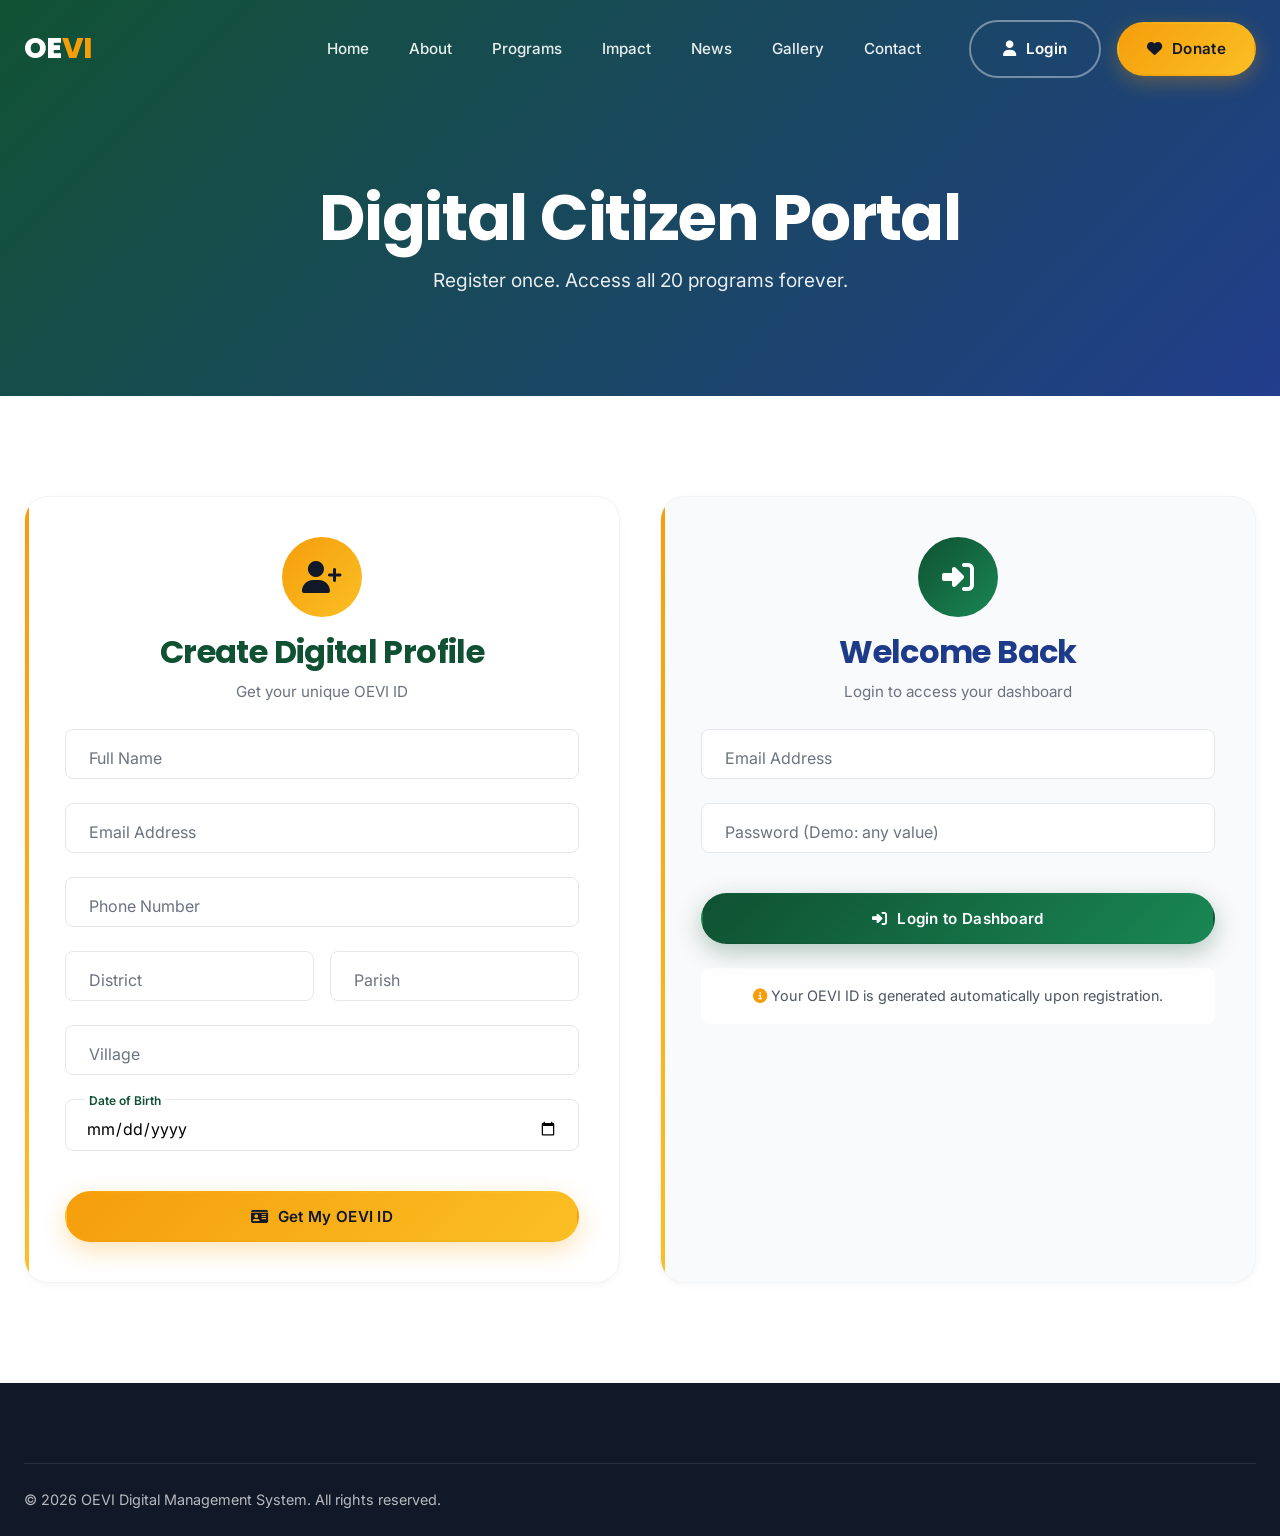
<file: apply.html>
<!DOCTYPE html>
<html lang="en">
<head>
  <meta charset="UTF-8" />
  <meta name="viewport" content="width=device-width, initial-scale=1.0" />
  <title>Apply — OEVI</title>
  <link rel="preconnect" href="https://fonts.googleapis.com" />
  <link href="https://fonts.googleapis.com/css2?family=Inter:wght@300;400;500;600;700&family=Poppins:wght@600;700;800&display=swap" rel="stylesheet" />
  <link rel="stylesheet" href="https://cdnjs.cloudflare.com/ajax/libs/font-awesome/6.5.0/css/all.min.css" />
  <link rel="stylesheet" href="assets/css/style.css" />
  <link rel="stylesheet" href="assets/css/animations.css" />
  <link rel="stylesheet" href="assets/css/responsive.css" />
  <style>
    .step-container { display: none; }
    .step-container.active { display: block; animation: fadeIn 0.5s; }
  </style>
</head>
<body>

  <!-- UNIFIED HEADER -->
  <header class="site-header scrolled" id="siteHeader">
    <div class="container">
      <nav class="navbar">
        <a href="index.html" class="logo">OE<span>VI</span></a>
        <button class="nav-toggle" id="navToggle"><span></span><span></span><span></span></button>
        <div class="nav-menu" id="navMenu">
          <ul class="nav-list">
            <li><a href="index.html" class="nav-link">Home</a></li>
            <li><a href="about.html" class="nav-link">About</a></li>
            <li><a href="programs.html" class="nav-link">Programs</a></li>
            <li><a href="impact.html" class="nav-link">Impact</a></li>
            <li><a href="news.html" class="nav-link">News</a></li>
            <li><a href="gallery.html" class="nav-link">Gallery</a></li>
            <li><a href="contact.html" class="nav-link">Contact</a></li>
          </ul>
          <div class="nav-actions">
            <a href="dashboard.html" class="btn btn-outline-light"><i class="fas fa-arrow-left"></i> Dashboard</a>
            <a href="donate.html" class="btn btn-donate"><i class="fas fa-heart"></i> Donate</a>
          </div>
        </div>
      </nav>
    </div>
  </header>

  <!-- HERO -->
  <section class="page-hero" style="--hero-bg: url('https://images.unsplash.com/photo-1521737604893-d14cc237f11d?w=1920&q=80');">
    <div class="container text-center">
      <h1 style="color:var(--white);">Program Application</h1>
      <p class="lead" style="margin:0 auto;">Auto-filled from your OEVI Digital Profile.</p>
    </div>
  </section>

  <!-- WIZARD -->
  <section class="section">
    <div class="container" style="max-width:800px;">
      
      <div class="stepper">
        <div class="step active" data-step="1"><div class="step-circle">1</div><div class="step-label">Personal</div></div>
        <div class="step" data-step="2"><div class="step-circle">2</div><div class="step-label">Program</div></div>
        <div class="step" data-step="3"><div class="step-circle">3</div><div class="step-label">Review</div></div>
      </div>

      <form id="applicationForm">
        
        <!-- Step 1 -->
        <div class="step-container active" data-step="1">
          <div class="impact-card p-4">
            <div class="text-center mb-4">
              <div style="width:80px; height:80px; background:var(--gradient-primary); border-radius:50%; display:flex; align-items:center; justify-content:center; margin:0 auto 1rem; font-size:2rem; color:var(--white);">
                <i class="fas fa-user-check"></i>
              </div>
              <h4 style="color:var(--primary); margin:0;">Identity Verification</h4>
              <p style="color:var(--gray-500); margin:0.5rem 0 0;">Your information is auto-filled from your profile.</p>
            </div>
            
            <div class="row g-3">
              <div class="col-6"><div class="form-floating-custom"><input type="text" id="appOEVI_ID" class="form-disabled" readonly /><label>OEVI ID</label></div></div>
              <div class="col-6"><div class="form-floating-custom"><input type="text" id="appName" class="form-disabled" readonly /><label>Full Name</label></div></div>
              <div class="col-6"><div class="form-floating-custom"><input type="text" id="appDistrict" class="form-disabled" readonly /><label>District</label></div></div>
              <div class="col-6"><div class="form-floating-custom"><input type="text" id="appParish" class="form-disabled" readonly /><label>Parish</label></div></div>
              <div class="col-6"><div class="form-floating-custom"><input type="text" id="appVillage" class="form-disabled" readonly /><label>Village</label></div></div>
              <div class="col-6"><div class="form-floating-custom"><input type="text" id="appPhone" class="form-disabled" readonly /><label>Phone</label></div></div>
            </div>
          </div>
          <div class="d-flex justify-content-end mt-4">
            <button type="button" class="btn btn-primary next-step">Next: Choose Program <i class="fas fa-arrow-right"></i></button>
          </div>
        </div>

        <!-- Step 2 -->
        <div class="step-container" data-step="2">
          <div class="impact-card p-4">
            <div class="text-center mb-4">
              <div style="width:80px; height:80px; background:var(--gradient-accent); border-radius:50%; display:flex; align-items:center; justify-content:center; margin:0 auto 1rem; font-size:2rem; color:var(--gray-900);">
                <i class="fas fa-list-alt"></i>
              </div>
              <h4 style="color:var(--primary); margin:0;">Select Program</h4>
              <p style="color:var(--gray-500); margin:0.5rem 0 0;">Choose the program you want to apply for.</p>
            </div>
            
            <div class="form-floating-custom">
              <select id="appProgram" required>
                <option value="">-- Select a Program --</option>
                <option>Agricultural Programs</option>
                <option>Health Programs</option>
                <option>Education and Literacy Programs</option>
                <option>Environmental and Climate Resilient Programs</option>
                <option>Skills and Vocational Training</option>
                <option>Micro-Enterprise and Market Access</option>
                <option>Youth Empowerment Programs</option>
                <option>Women Empowerment Programs</option>
              </select>
              <label>Choose Program</label>
            </div>
          </div>
          <div class="d-flex justify-content-between mt-4">
            <button type="button" class="btn btn-outline-primary prev-step"><i class="fas fa-arrow-left"></i> Back</button>
            <button type="button" class="btn btn-primary next-step">Next: Review <i class="fas fa-arrow-right"></i></button>
          </div>
        </div>

        <!-- Step 3 -->
        <div class="step-container" data-step="3">
          <div class="impact-card p-4 text-center">
            <div style="width:100px; height:100px; background:var(--gray-50); border-radius:50%; display:flex; align-items:center; justify-content:center; margin:0 auto 1.5rem; font-size:2.5rem; color:var(--primary);">
              <i class="fas fa-paper-plane"></i>
            </div>
            <h4 style="color:var(--primary); margin-bottom:0.5rem;">Ready to Submit?</h4>
            <p style="color:var(--gray-500); margin-bottom:1.5rem;">Please review your details before submitting.</p>
            <div id="summary" style="background:var(--gray-50); padding:1.5rem; border-radius:var(--radius-md); text-align:left;"></div>
          </div>
          <div class="d-flex justify-content-between mt-4">
            <button type="button" class="btn btn-outline-primary prev-step"><i class="fas fa-arrow-left"></i> Back</button>
            <button type="submit" class="btn btn-accent">Submit Application <i class="fas fa-check"></i></button>
          </div>
        </div>

      </form>
    </div>
  </section>

  <!-- FOOTER -->
  <footer class="site-footer">
    <div class="container">
      <div class="footer-bottom">
        <p>© 2026 OEVI Digital Management System.</p>
      </div>
    </div>
  </footer>

  <script src="assets/js/main.js"></script>
  <script src="assets/js/app.js"></script>
  <script>
    if (!OEVISystem.db.currentUser) window.location.href = 'auth.html';
    
    const user = OEVISystem.db.currentUser;
    document.getElementById('appOEVI_ID').value = user.id;
    document.getElementById('appName').value = user.name;
    document.getElementById('appDistrict').value = user.district;
    document.getElementById('appParish').value = user.parish;
    document.getElementById('appVillage').value = user.village;
    document.getElementById('appPhone').value = user.phone;

    const steps = document.querySelectorAll('.step-container');
    const navSteps = document.querySelectorAll('.step');
    let currentStep = 1;

    function updateSteps(n) {
      steps.forEach(s => s.classList.remove('active'));
      navSteps.forEach(s => {
        s.classList.remove('active', 'completed');
        if (+s.dataset.step === n) s.classList.add('active');
        if (+s.dataset.step < n) s.classList.add('completed');
      });
      document.querySelector(`.step-container[data-step="${n}"]`).classList.add('active');
      currentStep = n;
    }

    document.querySelectorAll('.next-step').forEach(btn => {
      btn.addEventListener('click', () => {
        if (currentStep === 2) {
          const prog = document.getElementById('appProgram').value;
          if (!prog) { alert("Please select a program."); return; }
        }
        if (currentStep === 1) updateSteps(2);
        else if (currentStep === 2) {
          const prog = document.getElementById('appProgram').value;
          document.getElementById('summary').innerHTML = `
            <div style="margin-bottom:0.75rem;"><strong>Applicant:</strong> ${user.name}</div>
            <div style="margin-bottom:0.75rem;"><strong>OEVI ID:</strong> ${user.id}</div>
            <div style="margin-bottom:0.75rem;"><strong>Program:</strong> ${prog}</div>
            <div style="margin-bottom:0.75rem;"><strong>Location:</strong> ${user.district}, ${user.parish}, ${user.village}</div>
            <div><strong>Phone:</strong> ${user.phone}</div>
          `;
          updateSteps(3);
        }
      });
    });

    document.querySelectorAll('.prev-step').forEach(btn => {
      btn.addEventListener('click', () => updateSteps(currentStep - 1));
    });

    document.getElementById('applicationForm').addEventListener('submit', function(e) {
      e.preventDefault();
      const prog = document.getElementById('appProgram').value;
      OEVISystem.applyForProgram(prog, {});
      alert("Application Submitted Successfully!");
      window.location.href = 'dashboard.html';
    });
  </script>
</body>
</html>
</file>
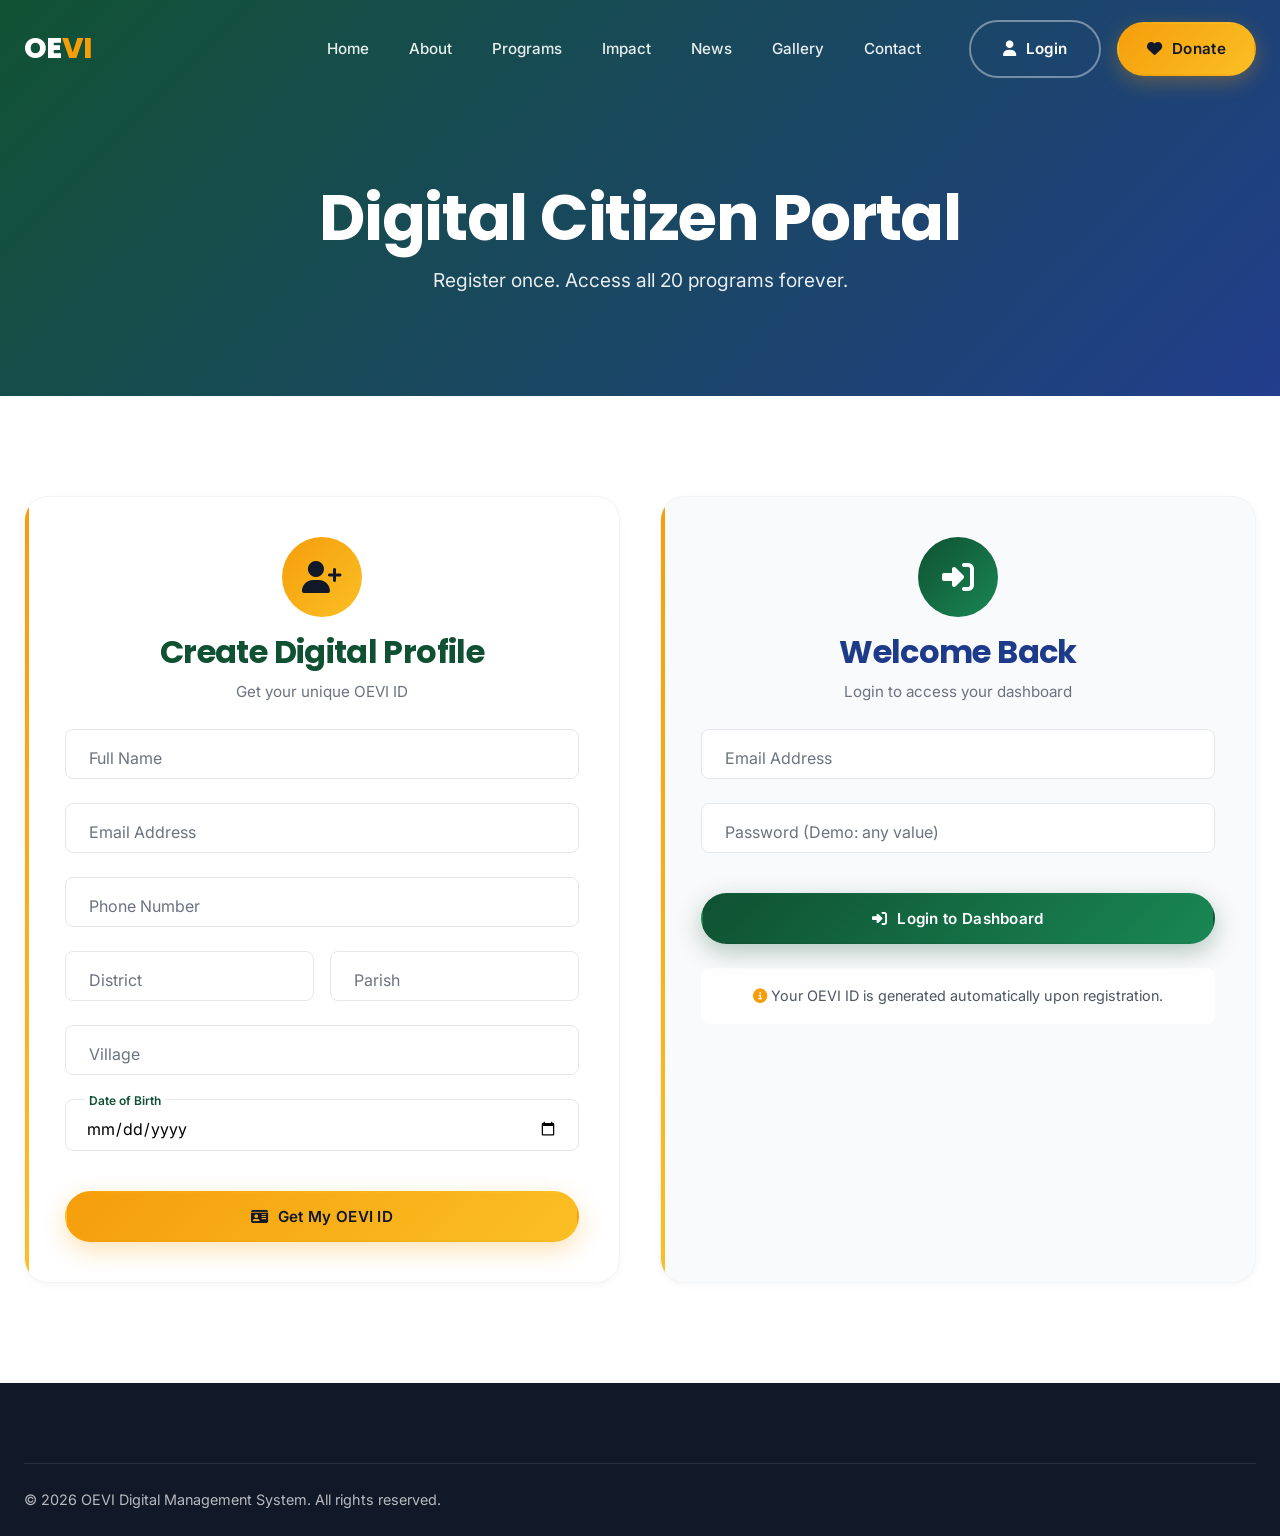
<file: auth.html>
<!DOCTYPE html>
<html lang="en">
<head>
  <meta charset="UTF-8" />
  <meta name="viewport" content="width=device-width, initial-scale=1.0" />
  <title>Login / Register — OEVI</title>
  <link rel="preconnect" href="https://fonts.googleapis.com" />
  <link href="https://fonts.googleapis.com/css2?family=Inter:wght@300;400;500;600;700&family=Poppins:wght@600;700;800&display=swap" rel="stylesheet" />
  <link rel="stylesheet" href="https://cdnjs.cloudflare.com/ajax/libs/font-awesome/6.5.0/css/all.min.css" />
  <link rel="stylesheet" href="assets/css/style.css" />
  <link rel="stylesheet" href="assets/css/animations.css" />
  <link rel="stylesheet" href="assets/css/responsive.css" />
</head>
<body>

  <!-- UNIFIED HEADER -->
  <header class="site-header scrolled" id="siteHeader">
    <div class="container">
      <nav class="navbar">
        <a href="index.html" class="logo">OE<span>VI</span></a>
        <button class="nav-toggle" id="navToggle"><span></span><span></span><span></span></button>
        <div class="nav-menu" id="navMenu">
          <ul class="nav-list">
            <li><a href="index.html" class="nav-link">Home</a></li>
            <li><a href="about.html" class="nav-link">About</a></li>
            <li><a href="programs.html" class="nav-link">Programs</a></li>
            <li><a href="impact.html" class="nav-link">Impact</a></li>
            <li><a href="news.html" class="nav-link">News</a></li>
            <li><a href="gallery.html" class="nav-link">Gallery</a></li>
            <li><a href="contact.html" class="nav-link">Contact</a></li>
          </ul>
          <div class="nav-actions">
            <a href="auth.html" class="btn btn-outline-light"><i class="fas fa-user"></i> Login</a>
            <a href="donate.html" class="btn btn-donate"><i class="fas fa-heart"></i> Donate</a>
          </div>
        </div>
      </nav>
    </div>
  </header>

  <!-- HERO -->
  <section class="page-hero" style="--hero-bg: url('https://images.unsplash.com/photo-1521737604893-d14cc237f11d?w=1920&q=80');">
    <div class="container text-center">
      <h1 style="color:var(--white); margin-bottom:0.5rem;">Digital Citizen Portal</h1>
      <p class="lead" style="margin:0 auto;">Register once. Access all 20 programs forever.</p>
    </div>
  </section>

  <!-- FORMS -->
  <section class="section">
    <div class="container">
      <div class="row g-5">
        
        <!-- Registration -->
        <div class="col-6">
          <div class="impact-card" style="padding:2.5rem;">
            <div class="text-center mb-4">
              <div style="width:80px; height:80px; background:var(--gradient-accent); border-radius:50%; display:flex; align-items:center; justify-content:center; margin:0 auto 1rem; font-size:2rem; color:var(--gray-900);">
                <i class="fas fa-user-plus"></i>
              </div>
              <h3 style="color:var(--primary); margin-bottom:0.5rem;">Create Digital Profile</h3>
              <p style="color:var(--gray-500); margin:0;">Get your unique OEVI ID</p>
            </div>
            
            <form id="regForm">
              <div class="form-floating-custom">
                <input type="text" id="regName" placeholder=" " required />
                <label>Full Name</label>
              </div>
              <div class="form-floating-custom">
                <input type="email" id="regEmail" placeholder=" " required />
                <label>Email Address</label>
              </div>
              <div class="form-floating-custom">
                <input type="tel" id="regPhone" placeholder=" " required />
                <label>Phone Number</label>
              </div>
              <div class="row g-3">
                <div class="col-6"><div class="form-floating-custom"><input type="text" id="regDistrict" placeholder=" " required /><label>District</label></div></div>
                <div class="col-6"><div class="form-floating-custom"><input type="text" id="regParish" placeholder=" " required /><label>Parish</label></div></div>
              </div>
              <div class="form-floating-custom">
                <input type="text" id="regVillage" placeholder=" " required />
                <label>Village</label>
              </div>
              <div class="form-floating-custom">
                <input type="date" id="regDob" placeholder=" " required />
                <label>Date of Birth</label>
              </div>
              <button type="submit" class="btn btn-accent w-100 mt-3" style="padding:14px;">
                <i class="fas fa-id-card"></i> Get My OEVI ID
              </button>
            </form>
          </div>
        </div>

        <!-- Login -->
        <div class="col-6">
          <div class="impact-card" style="padding:2.5rem; background:var(--gray-50);">
            <div class="text-center mb-4">
              <div style="width:80px; height:80px; background:var(--gradient-primary); border-radius:50%; display:flex; align-items:center; justify-content:center; margin:0 auto 1rem; font-size:2rem; color:var(--white);">
                <i class="fas fa-sign-in-alt"></i>
              </div>
              <h3 style="color:var(--secondary); margin-bottom:0.5rem;">Welcome Back</h3>
              <p style="color:var(--gray-500); margin:0;">Login to access your dashboard</p>
            </div>
            
            <form id="loginForm">
              <div class="form-floating-custom">
                <input type="email" id="loginEmail" placeholder=" " required />
                <label>Email Address</label>
              </div>
              <div class="form-floating-custom">
                <input type="password" id="loginPass" placeholder=" " />
                <label>Password (Demo: any value)</label>
              </div>
              <button type="submit" class="btn btn-primary w-100 mt-3" style="padding:14px;">
                <i class="fas fa-sign-in-alt"></i> Login to Dashboard
              </button>
            </form>
            
            <div class="text-center mt-4" style="padding:1rem; background:var(--white); border-radius:var(--radius-sm);">
              <p style="color:var(--gray-600); font-size:0.9rem; margin:0;">
                <i class="fas fa-info-circle me-2" style="color:var(--accent);"></i>
                Your OEVI ID is generated automatically upon registration.
              </p>
            </div>
          </div>
        </div>

      </div>
    </div>
  </section>

  <!-- FOOTER -->
  <footer class="site-footer">
    <div class="container">
      <div class="footer-bottom">
        <p>© 2026 OEVI Digital Management System. All rights reserved.</p>
      </div>
    </div>
  </footer>

  <script src="assets/js/main.js"></script>
  <script src="assets/js/app.js"></script>
  <script>
    document.getElementById('regForm').addEventListener('submit', function(e) {
      e.preventDefault();
      const data = {
        name: document.getElementById('regName').value,
        email: document.getElementById('regEmail').value,
        phone: document.getElementById('regPhone').value,
        district: document.getElementById('regDistrict').value,
        parish: document.getElementById('regParish').value,
        village: document.getElementById('regVillage').value,
        dob: document.getElementById('regDob').value
      };
      const result = OEVISystem.register(data);
      if (result.success) {
        alert("Success! Your OEVI ID: " + OEVISystem.db.currentUser.id);
        window.location.href = 'dashboard.html';
      } else {
        alert(result.message);
      }
    });

    document.getElementById('loginForm').addEventListener('submit', function(e) {
      e.preventDefault();
      OEVISystem.login(document.getElementById('loginEmail').value, "demo");
    });
  </script>
</body>
</html>
</file>
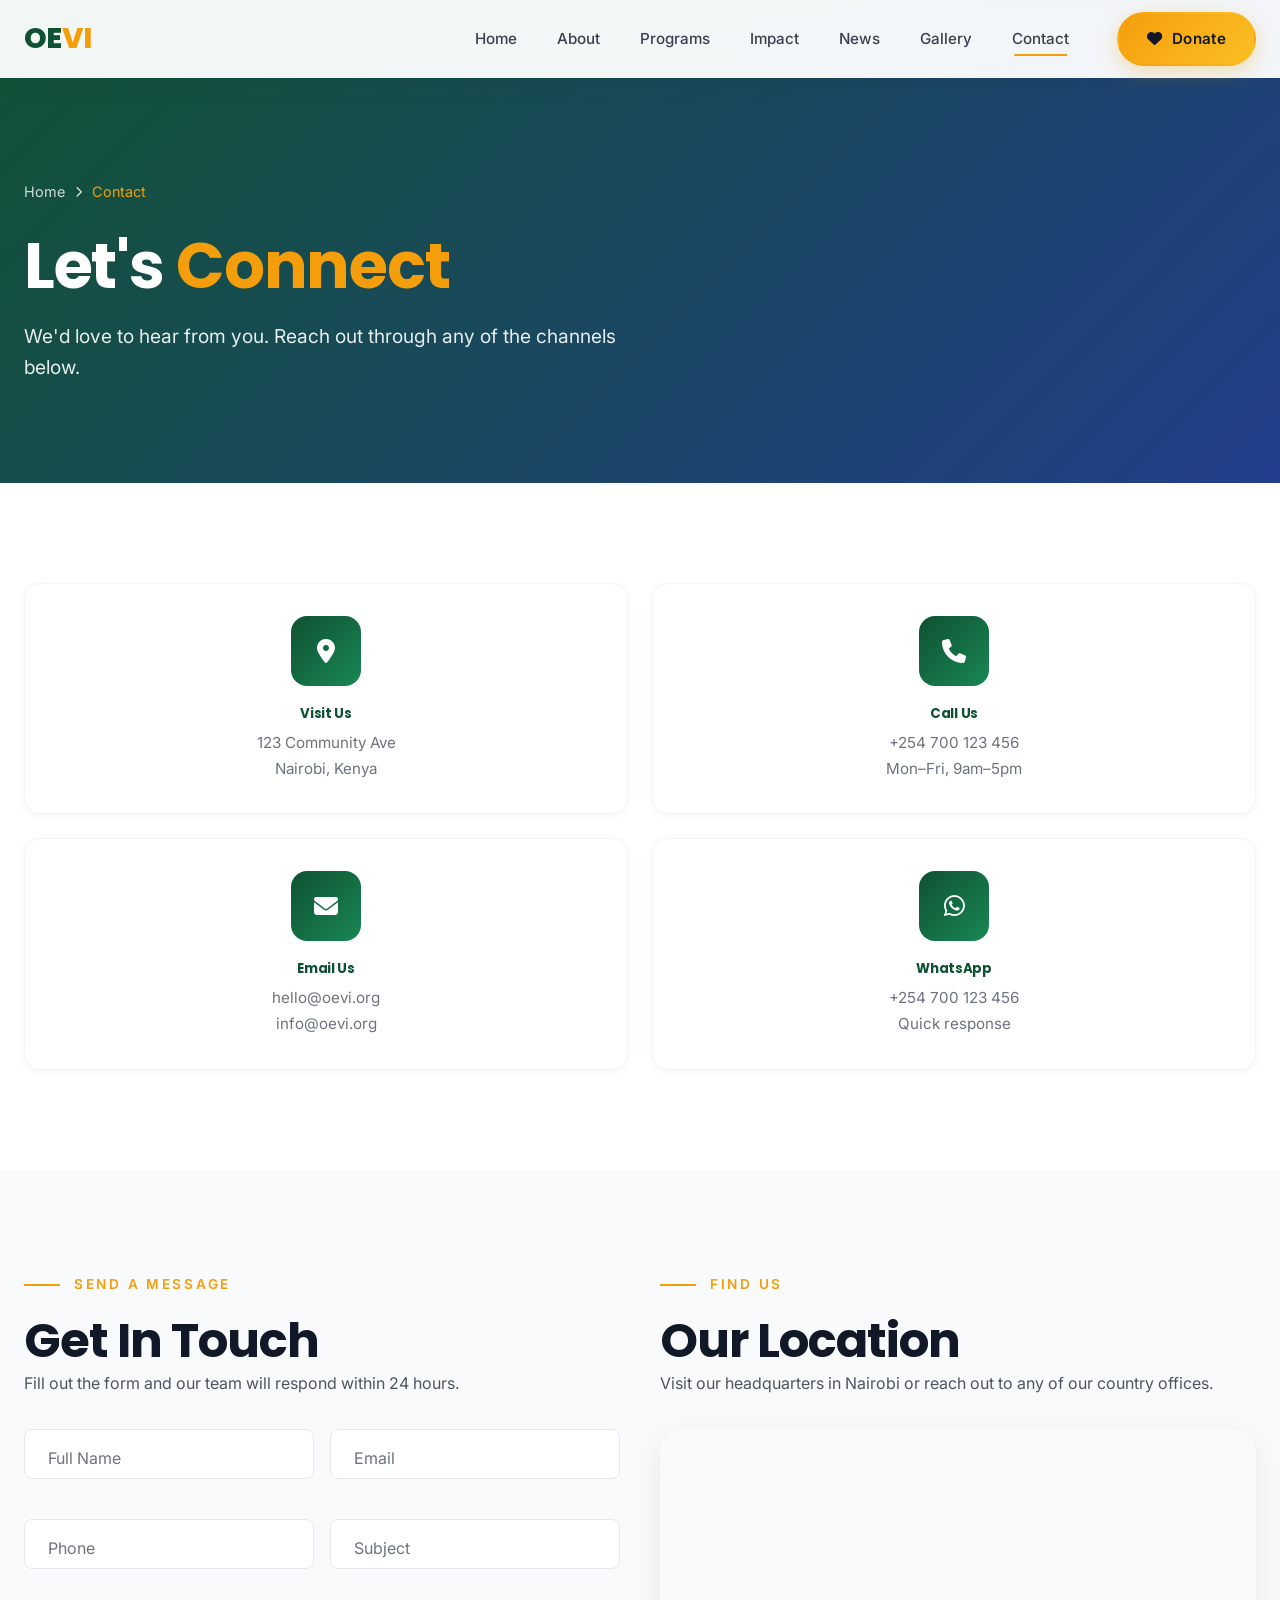
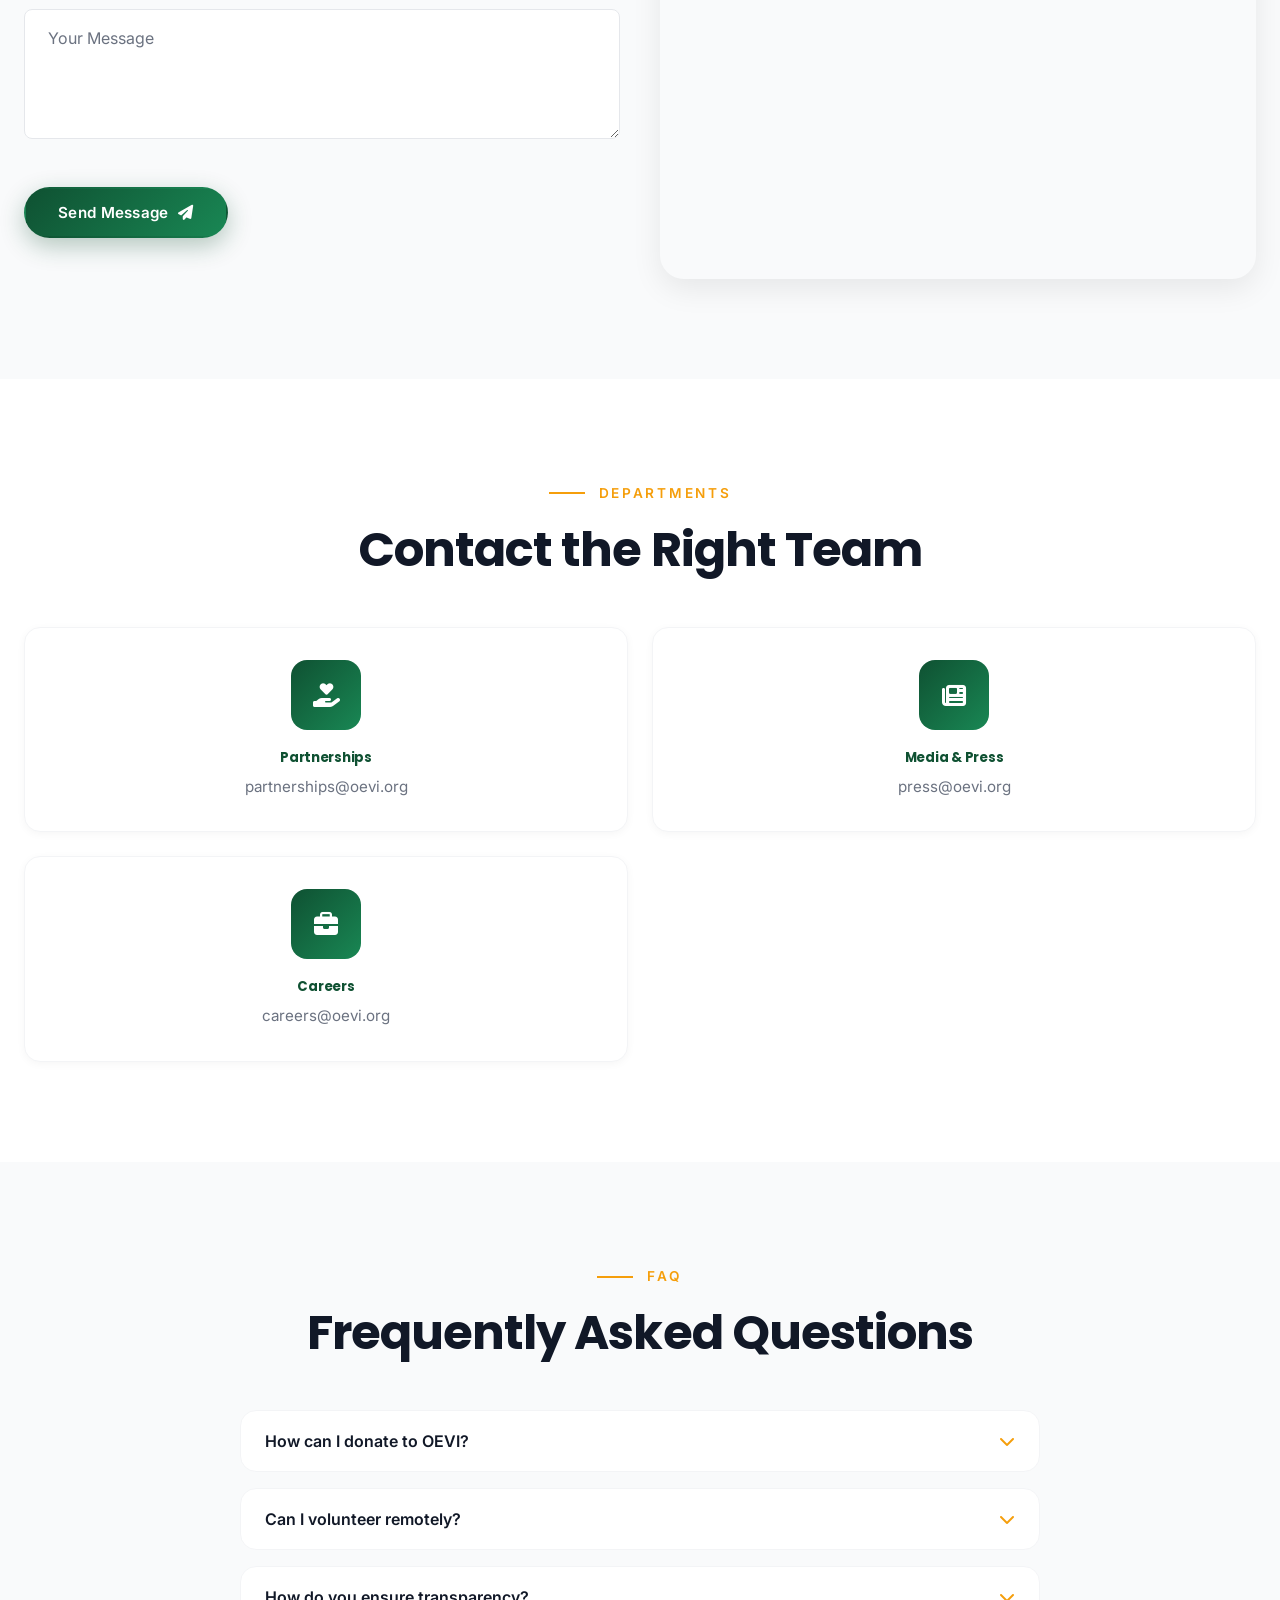
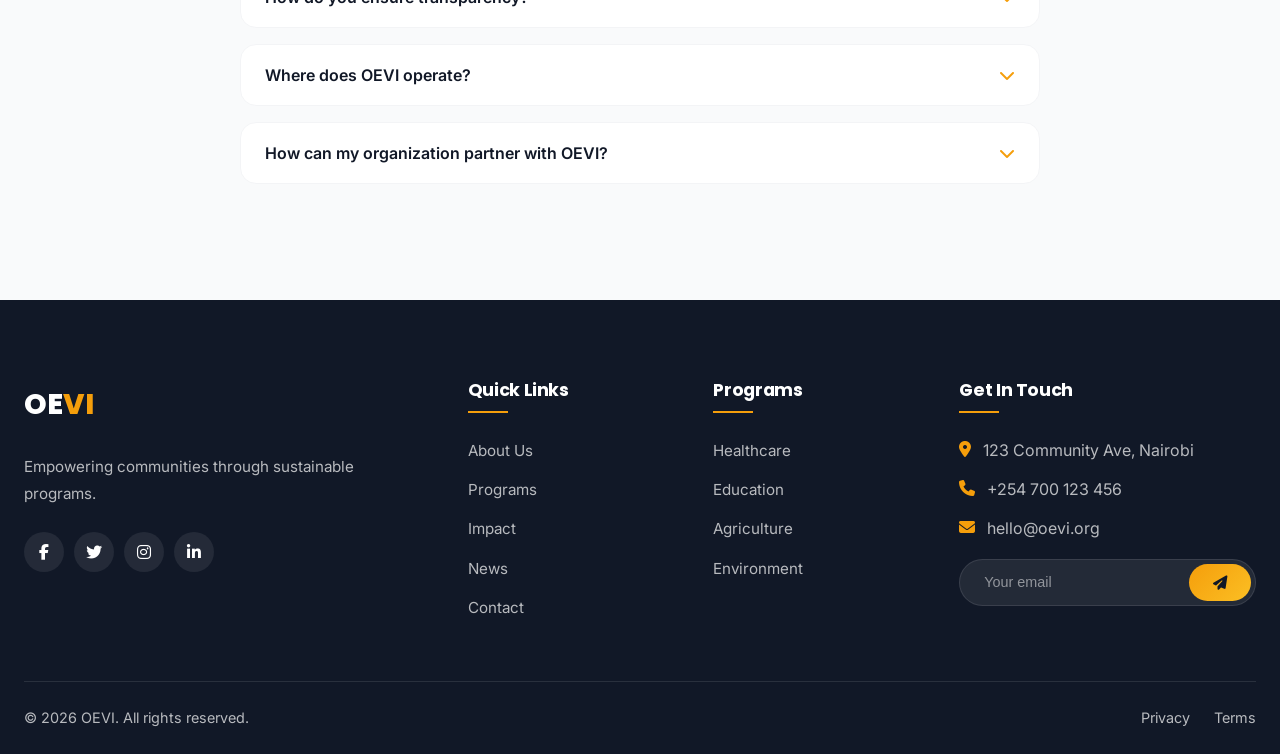
<file: contact.html>
<!DOCTYPE html>
<html lang="en">
<head>
  <meta charset="UTF-8" />
  <meta name="viewport" content="width=device-width, initial-scale=1.0" />
  <title>Contact — OEVI</title>
  <link rel="preconnect" href="https://fonts.googleapis.com" />
  <link href="https://fonts.googleapis.com/css2?family=Inter:wght@300;400;500;600;700&family=Poppins:wght@600;700;800&display=swap" rel="stylesheet" />
  <link rel="stylesheet" href="https://cdnjs.cloudflare.com/ajax/libs/font-awesome/6.5.0/css/all.min.css" />
  <link rel="stylesheet" href="https://unpkg.com/aos@2.3.4/dist/aos.css" />
  <link rel="stylesheet" href="assets/css/style.css" />
  <link rel="stylesheet" href="assets/css/animations.css" />
  <link rel="stylesheet" href="assets/css/responsive.css" />
</head>
<body>

  <div class="reading-progress" id="readingProgress"></div>

  <header class="site-header" id="siteHeader">
    <div class="container">
      <nav class="navbar">
        <a href="index.html" class="logo">OE<span>VI</span></a>
        <button class="nav-toggle" id="navToggle"><span></span><span></span><span></span></button>
        <div class="nav-menu" id="navMenu">
          <ul class="nav-list">
            <li><a href="index.html" class="nav-link">Home</a></li>
            <li><a href="about.html" class="nav-link">About</a></li>
            <li><a href="programs.html" class="nav-link">Programs</a></li>
            <li><a href="impact.html" class="nav-link">Impact</a></li>
            <li><a href="news.html" class="nav-link">News</a></li>
            <li><a href="gallery.html" class="nav-link">Gallery</a></li>
            <li><a href="contact.html" class="nav-link active">Contact</a></li>
          </ul>
          <div class="nav-actions">
            <a href="donate.html" class="btn btn-donate"><i class="fas fa-heart"></i> Donate</a>
          </div>
        </div>
      </nav>
    </div>
  </header>

  <section class="page-hero" style="--hero-bg: url('https://images.unsplash.com/photo-1423666639041-f56000c27a9a?w=1920&q=80');">
    <div class="container">
      <div class="breadcrumb-custom" data-aos="fade-down">
        <a href="index.html">Home</a>
        <i class="fas fa-chevron-right"></i>
        <span>Contact</span>
      </div>
      <h1 data-aos="fade-up">Let's <span>Connect</span></h1>
      <p class="lead" data-aos="fade-up" data-aos-delay="100">We'd love to hear from you. Reach out through any of the channels below.</p>
    </div>
  </section>

  <!-- Contact Cards -->
  <section class="section">
    <div class="container">
      <div class="row g-4">
        <div class="col-6" data-aos="fade-up">
          <div class="contact-card">
            <div class="contact-card-icon"><i class="fas fa-map-marker-alt"></i></div>
            <h5>Visit Us</h5>
            <p>123 Community Ave<br/>Nairobi, Kenya</p>
          </div>
        </div>
        <div class="col-6" data-aos="fade-up" data-aos-delay="100">
          <div class="contact-card">
            <div class="contact-card-icon"><i class="fas fa-phone"></i></div>
            <h5>Call Us</h5>
            <p>+254 700 123 456<br/>Mon–Fri, 9am–5pm</p>
          </div>
        </div>
        <div class="col-6" data-aos="fade-up" data-aos-delay="200">
          <div class="contact-card">
            <div class="contact-card-icon"><i class="fas fa-envelope"></i></div>
            <h5>Email Us</h5>
            <p>hello@oevi.org<br/>info@oevi.org</p>
          </div>
        </div>
        <div class="col-6" data-aos="fade-up" data-aos-delay="300">
          <div class="contact-card">
            <div class="contact-card-icon"><i class="fab fa-whatsapp"></i></div>
            <h5>WhatsApp</h5>
            <p>+254 700 123 456<br/>Quick response</p>
          </div>
        </div>
      </div>
    </div>
  </section>

  <!-- Form + Map -->
  <section class="section bg-light">
    <div class="container">
      <div class="row g-5">
        <div class="col-6" data-aos="fade-right">
          <span class="section-tag">Send a Message</span>
          <h2>Get In Touch</h2>
          <p style="color:var(--gray-600); margin-bottom:2rem;">Fill out the form and our team will respond within 24 hours.</p>
          <form onsubmit="event.preventDefault(); alert('Thank you! We will be in touch soon.');">
            <div class="row g-3">
              <div class="col-6"><div class="form-floating-custom"><input type="text" placeholder=" " required /><label>Full Name</label></div></div>
              <div class="col-6"><div class="form-floating-custom"><input type="email" placeholder=" " required /><label>Email</label></div></div>
              <div class="col-6"><div class="form-floating-custom"><input type="tel" placeholder=" " /><label>Phone</label></div></div>
              <div class="col-6"><div class="form-floating-custom"><input type="text" placeholder=" " /><label>Subject</label></div></div>
              <div class="col-12"><div class="form-floating-custom"><textarea placeholder=" " rows="5" required></textarea><label>Your Message</label></div></div>
              <div class="col-12"><button type="submit" class="btn btn-primary">Send Message <i class="fas fa-paper-plane"></i></button></div>
            </div>
          </form>
        </div>
        <div class="col-6" data-aos="fade-left">
          <span class="section-tag">Find Us</span>
          <h2>Our Location</h2>
          <p style="color:var(--gray-600); margin-bottom:2rem;">Visit our headquarters in Nairobi or reach out to any of our country offices.</p>
          <div class="map-wrapper">
            <iframe src="https://www.openstreetmap.org/export/embed.html?bbox=36.7,-1.35,36.9,-1.25&layer=mapnik&marker=-1.2921,36.8219" loading="lazy"></iframe>
          </div>
        </div>
      </div>
    </div>
  </section>

  <!-- Departments -->
  <section class="section">
    <div class="container">
      <div class="section-header text-center" data-aos="fade-up">
        <span class="section-tag">Departments</span>
        <h2 class="section-title">Contact the Right Team</h2>
      </div>
      <div class="row g-4 mt-3">
        <div class="col-6" data-aos="fade-up">
          <div class="contact-card">
            <div class="contact-card-icon"><i class="fas fa-hand-holding-heart"></i></div>
            <h5>Partnerships</h5>
            <p>partnerships@oevi.org</p>
          </div>
        </div>
        <div class="col-6" data-aos="fade-up" data-aos-delay="100">
          <div class="contact-card">
            <div class="contact-card-icon"><i class="fas fa-newspaper"></i></div>
            <h5>Media & Press</h5>
            <p>press@oevi.org</p>
          </div>
        </div>
        <div class="col-6" data-aos="fade-up" data-aos-delay="200">
          <div class="contact-card">
            <div class="contact-card-icon"><i class="fas fa-briefcase"></i></div>
            <h5>Careers</h5>
            <p>careers@oevi.org</p>
          </div>
        </div>
      </div>
    </div>
  </section>

  <!-- FAQ -->
  <section class="section bg-light">
    <div class="container">
      <div class="section-header text-center" data-aos="fade-up">
        <span class="section-tag">FAQ</span>
        <h2 class="section-title">Frequently Asked Questions</h2>
      </div>
      <div class="mt-4" style="max-width:800px; margin-left:auto; margin-right:auto;">
        <div class="faq-item" data-aos="fade-up">
          <button class="faq-question">How can I donate to OEVI? <i class="fas fa-chevron-down"></i></button>
          <div class="faq-answer"><p>You can donate through our secure online portal, bank transfer, or mobile money. Visit our Donate page for all options.</p></div>
        </div>
        <div class="faq-item" data-aos="fade-up">
          <button class="faq-question">Can I volunteer remotely? <i class="fas fa-chevron-down"></i></button>
          <div class="faq-answer"><p>Yes! We offer remote volunteer opportunities in communications, design, research, fundraising, and more.</p></div>
        </div>
        <div class="faq-item" data-aos="fade-up">
          <button class="faq-question">How do you ensure transparency? <i class="fas fa-chevron-down"></i></button>
          <div class="faq-answer"><p>We publish annual audited reports, maintain 4-star Charity Navigator rating, and follow international NGO accountability standards.</p></div>
        </div>
        <div class="faq-item" data-aos="fade-up">
          <button class="faq-question">Where does OEVI operate? <i class="fas fa-chevron-down"></i></button>
          <div class="faq-answer"><p>OEVI operates in 18 countries across Sub-Saharan Africa, with headquarters in Nairobi, Kenya.</p></div>
        </div>
        <div class="faq-item" data-aos="fade-up">
          <button class="faq-question">How can my organization partner with OEVI? <i class="fas fa-chevron-down"></i></button>
          <div class="faq-answer"><p>Email partnerships@oevi.org or visit our Partners page to learn about collaboration opportunities.</p></div>
        </div>
      </div>
    </div>
  </section>

  <!-- Footer -->
  <footer class="site-footer">
    <div class="container">
      <div class="footer-grid">
        <div class="footer-col">
          <a href="index.html" class="footer-logo">OE<span>VI</span></a>
          <p>Empowering communities through sustainable programs.</p>
          <div class="social-links">
            <a href="#"><i class="fab fa-facebook-f"></i></a>
            <a href="#"><i class="fab fa-twitter"></i></a>
            <a href="#"><i class="fab fa-instagram"></i></a>
            <a href="#"><i class="fab fa-linkedin-in"></i></a>
          </div>
        </div>
        <div class="footer-col">
          <h4>Quick Links</h4>
          <ul>
            <li><a href="about.html">About Us</a></li>
            <li><a href="programs.html">Programs</a></li>
            <li><a href="impact.html">Impact</a></li>
            <li><a href="news.html">News</a></li>
            <li><a href="contact.html">Contact</a></li>
          </ul>
        </div>
        <div class="footer-col">
          <h4>Programs</h4>
          <ul>
            <li><a href="programs.html#health">Healthcare</a></li>
            <li><a href="programs.html#education">Education</a></li>
            <li><a href="programs.html#agriculture">Agriculture</a></li>
            <li><a href="programs.html#environment">Environment</a></li>
          </ul>
        </div>
        <div class="footer-col">
          <h4>Get In Touch</h4>
          <ul class="footer-contact list-unstyled">
            <li><i class="fas fa-map-marker-alt"></i><span>123 Community Ave, Nairobi</span></li>
            <li><i class="fas fa-phone"></i><span>+254 700 123 456</span></li>
            <li><i class="fas fa-envelope"></i><span>hello@oevi.org</span></li>
          </ul>
          <form class="newsletter-form">
            <input type="email" placeholder="Your email" required />
            <button type="submit"><i class="fas fa-paper-plane"></i></button>
          </form>
        </div>
      </div>
      <div class="footer-bottom">
        <p>© 2026 OEVI. All rights reserved.</p>
        <div class="footer-links">
          <a href="#">Privacy</a>
          <a href="#">Terms</a>
        </div>
      </div>
    </div>
  </footer>

  <a href="#" class="back-to-top" id="backToTop"><i class="fas fa-arrow-up"></i></a>

  <script src="https://unpkg.com/aos@2.3.4/dist/aos.js"></script>
  <script src="assets/js/main.js"></script>
</body>
</html>
</file>
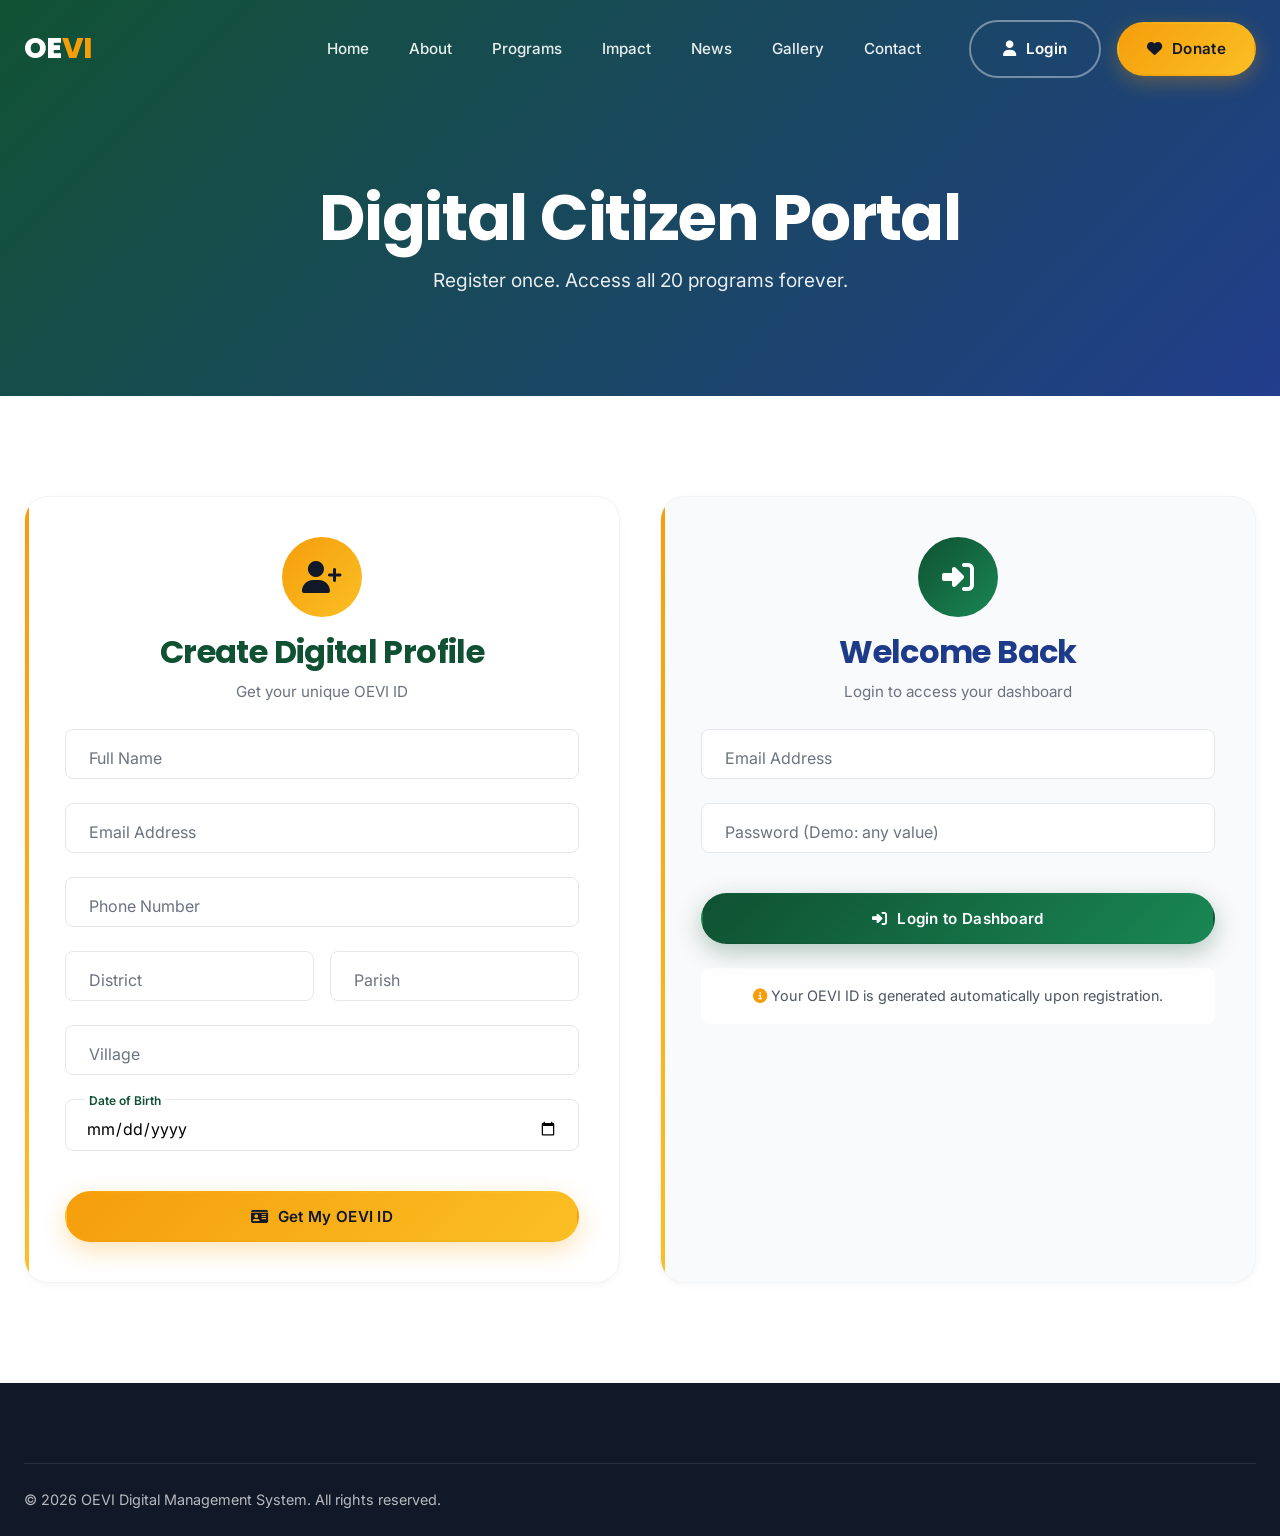
<file: dashboard.html>
<!DOCTYPE html>
<html lang="en">
<head>
  <meta charset="UTF-8" />
  <meta name="viewport" content="width=device-width, initial-scale=1.0" />
  <title>My Dashboard — OEVI</title>
  <link rel="preconnect" href="https://fonts.googleapis.com" />
  <link href="https://fonts.googleapis.com/css2?family=Inter:wght@300;400;500;600;700&family=Poppins:wght@600;700;800&display=swap" rel="stylesheet" />
  <link rel="stylesheet" href="https://cdnjs.cloudflare.com/ajax/libs/font-awesome/6.5.0/css/all.min.css" />
  <link rel="stylesheet" href="assets/css/style.css" />
  <link rel="stylesheet" href="assets/css/animations.css" />
  <link rel="stylesheet" href="assets/css/responsive.css" />
</head>
<body>

  <!-- UNIFIED HEADER -->
  <header class="site-header scrolled" id="siteHeader">
    <div class="container">
      <nav class="navbar">
        <a href="index.html" class="logo">OE<span>VI</span></a>
        <button class="nav-toggle" id="navToggle"><span></span><span></span><span></span></button>
        <div class="nav-menu" id="navMenu">
          <ul class="nav-list">
            <li><a href="index.html" class="nav-link">Home</a></li>
            <li><a href="about.html" class="nav-link">About</a></li>
            <li><a href="programs.html" class="nav-link">Programs</a></li>
            <li><a href="impact.html" class="nav-link">Impact</a></li>
            <li><a href="news.html" class="nav-link">News</a></li>
            <li><a href="gallery.html" class="nav-link">Gallery</a></li>
            <li><a href="contact.html" class="nav-link">Contact</a></li>
          </ul>
          <div class="nav-actions">
            <a href="programs.html" class="btn btn-outline-light"><i class="fas fa-th-large"></i> Programs</a>
            <a href="#" onclick="OEVISystem.logout()" class="btn btn-donate"><i class="fas fa-sign-out-alt"></i> Logout</a>
          </div>
        </div>
      </nav>
    </div>
  </header>

  <!-- HERO -->
  <section class="page-hero" style="--hero-bg: url('https://images.unsplash.com/photo-1559027615-cd4628902d4a?w=1920&q=80');">
    <div class="container">
      <div class="row g-4 align-items-center">
        <div class="col-3" style="text-align:center;">
          <div style="width:120px; height:120px; background:var(--accent); border-radius:50%; display:inline-flex; align-items:center; justify-content:center; font-size:3rem; color:var(--gray-900); box-shadow: 0 10px 30px rgba(245,158,11,0.4);">
            <i class="fas fa-user"></i>
          </div>
        </div>
        <div class="col-9">
          <h2 style="color:var(--white); margin-bottom:0.5rem;">Welcome, <span id="userName">User</span></h2>
          <p style="color:rgba(255,255,255,0.9); margin:0;">Your Digital Citizen Profile is active.</p>
          <div class="mt-3">
            <span class="hero-tag"><i class="fas fa-id-badge me-2"></i> OEVI ID: <strong id="oeviId" style="color:var(--accent);">Loading...</strong></span>
            <span class="hero-tag"><i class="fas fa-check-circle me-2"></i> Status: <span id="userStatus">Verified</span></span>
          </div>
        </div>
      </div>
    </div>
  </section>

  <!-- STATS -->
  <section class="section" style="padding-top:0; margin-top:-40px;">
    <div class="container">
      <div class="row g-4">
        <div class="col-3">
          <div class="impact-card text-center" style="padding:2rem; background:var(--primary); color:var(--white); border:none;">
            <div style="font-size:2rem; margin-bottom:0.5rem;"><i class="fas fa-file-alt"></i></div>
            <h3 style="color:var(--white); margin:0; font-size:2.5rem;" id="statTotal">0</h3>
            <div style="opacity:0.9; font-size:0.9rem;">Total Applications</div>
          </div>
        </div>
        <div class="col-3">
          <div class="impact-card text-center" style="padding:2rem; background:var(--success); color:var(--white); border:none;">
            <div style="font-size:2rem; margin-bottom:0.5rem;"><i class="fas fa-check-circle"></i></div>
            <h3 style="color:var(--white); margin:0; font-size:2.5rem;" id="statApproved">0</h3>
            <div style="opacity:0.9; font-size:0.9rem;">Approved</div>
          </div>
        </div>
        <div class="col-3">
          <div class="impact-card text-center" style="padding:2rem; background:var(--accent); color:var(--gray-900); border:none;">
            <div style="font-size:2rem; margin-bottom:0.5rem;"><i class="fas fa-clock"></i></div>
            <h3 style="color:var(--gray-900); margin:0; font-size:2.5rem;" id="statPending">0</h3>
            <div style="opacity:0.9; font-size:0.9rem;">Pending</div>
          </div>
        </div>
        <div class="col-3">
          <div class="impact-card text-center" style="padding:2rem;">
            <a href="programs.html" class="btn btn-primary w-100" style="padding:14px;">
              <i class="fas fa-th-large"></i> Browse Programs
            </a>
          </div>
        </div>
      </div>
    </div>
  </section>

  <!-- APPLICATIONS -->
  <section class="section bg-light">
    <div class="container">
      <div class="section-header text-center">
        <span class="section-tag">My History</span>
        <h2 class="section-title">Application Timeline</h2>
      </div>

      <div id="applicationsList">
        <div class="impact-card text-center" style="padding:3rem;">
          <div style="width:80px; height:80px; background:var(--gray-100); border-radius:50%; display:flex; align-items:center; justify-content:center; margin:0 auto 1rem; font-size:2rem; color:var(--gray-400);">
            <i class="fas fa-inbox"></i>
          </div>
          <h4 style="color:var(--gray-700); margin-bottom:0.5rem;">No Applications Yet</h4>
          <p style="color:var(--gray-500); margin-bottom:1.5rem;">Start by browsing our programs.</p>
          <a href="programs.html" class="btn btn-primary"><i class="fas fa-th-large"></i> Browse Programs</a>
        </div>
      </div>
    </div>
  </section>

  <!-- PROFILE -->
  <section class="section">
    <div class="container">
      <div class="section-header text-center">
        <span class="section-tag">Personal Information</span>
        <h2 class="section-title">My Profile</h2>
      </div>
      <div class="row g-4 mt-3 justify-content-center">
        <div class="col-6">
          <div class="impact-card">
            <h4 style="margin-bottom:1.5rem; color:var(--primary);"><i class="fas fa-map-marker-alt me-2"></i> Location Details</h4>
            <div class="row g-3">
              <div class="col-6">
                <label style="color:var(--gray-500); font-size:0.8rem; font-weight:600; display:block; margin-bottom:0.25rem;">DISTRICT</label>
                <p id="profDistrict" style="margin:0; font-weight:600; color:var(--gray-900);">-</p>
              </div>
              <div class="col-6">
                <label style="color:var(--gray-500); font-size:0.8rem; font-weight:600; display:block; margin-bottom:0.25rem;">PARISH</label>
                <p id="profParish" style="margin:0; font-weight:600; color:var(--gray-900);">-</p>
              </div>
              <div class="col-6">
                <label style="color:var(--gray-500); font-size:0.8rem; font-weight:600; display:block; margin-bottom:0.25rem;">VILLAGE</label>
                <p id="profVillage" style="margin:0; font-weight:600; color:var(--gray-900);">-</p>
              </div>
              <div class="col-6">
                <label style="color:var(--gray-500); font-size:0.8rem; font-weight:600; display:block; margin-bottom:0.25rem;">PHONE</label>
                <p id="profPhone" style="margin:0; font-weight:600; color:var(--gray-900);">-</p>
              </div>
            </div>
          </div>
        </div>
      </div>
    </div>
  </section>

  <!-- FOOTER -->
  <footer class="site-footer">
    <div class="container">
      <div class="footer-bottom">
        <p>© 2026 OEVI Digital Management System.</p>
      </div>
    </div>
  </footer>

  <script src="assets/js/main.js"></script>
  <script src="assets/js/app.js"></script>
  <script>
    if (!OEVISystem.db.currentUser) {
      window.location.href = 'auth.html';
    } else {
      const u = OEVISystem.db.currentUser;
      document.getElementById('userName').textContent = u.name;
      document.getElementById('oeviId').textContent = u.id;
      
      const stats = OEVISystem.getStats();
      document.getElementById('statTotal').textContent = stats.total;
      document.getElementById('statApproved').textContent = stats.approved;
      document.getElementById('statPending').textContent = stats.pending;

      document.getElementById('profDistrict').textContent = u.district;
      document.getElementById('profParish').textContent = u.parish;
      document.getElementById('profVillage').textContent = u.village;
      document.getElementById('profPhone').textContent = u.phone;

      const list = document.getElementById('applicationsList');
      if (u.applications && u.applications.length > 0) {
        list.innerHTML = '';
        u.applications.forEach(app => {
          const statusColor = app.status === "Approved" ? "var(--success)" : "var(--accent)";
          const statusIcon = app.status === "Approved" ? "fa-check-circle" : "fa-clock";
          list.innerHTML += `
            <div class="impact-card mb-3" style="display:flex; justify-content:space-between; align-items:center; flex-wrap:wrap; gap:1rem;">
              <div>
                <h4 style="margin:0; color:var(--primary);">${app.program}</h4>
                <p style="margin:0; font-size:0.85rem; color:var(--gray-500);">ID: ${app.id} • Applied: ${app.date}</p>
              </div>
              <span style="background:${statusColor}; color:#fff; padding:8px 20px; border-radius:50px; font-weight:600; font-size:0.85rem; display:inline-flex; align-items:center; gap:8px;">
                <i class="fas ${statusIcon}"></i> ${app.status}
              </span>
            </div>
          `;
        });
      }
    }
  </script>
</body>
</html>
</file>
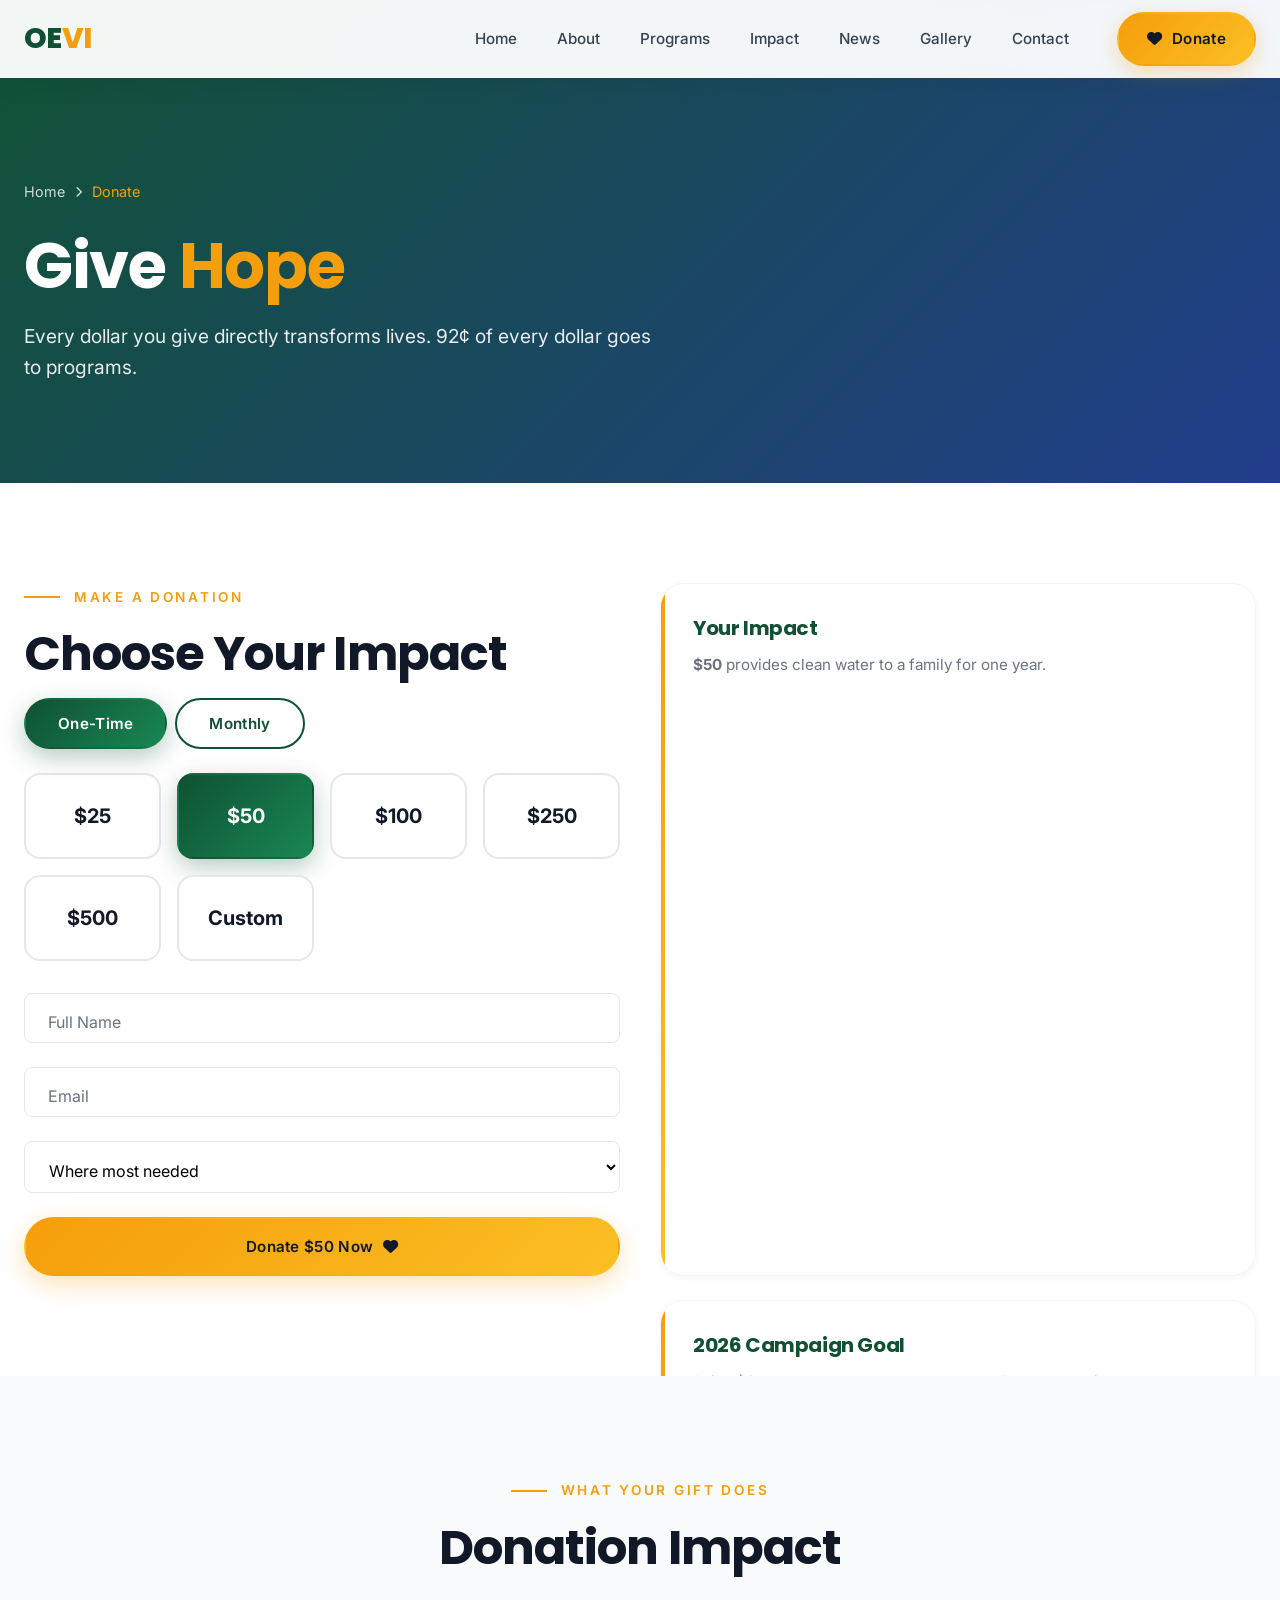
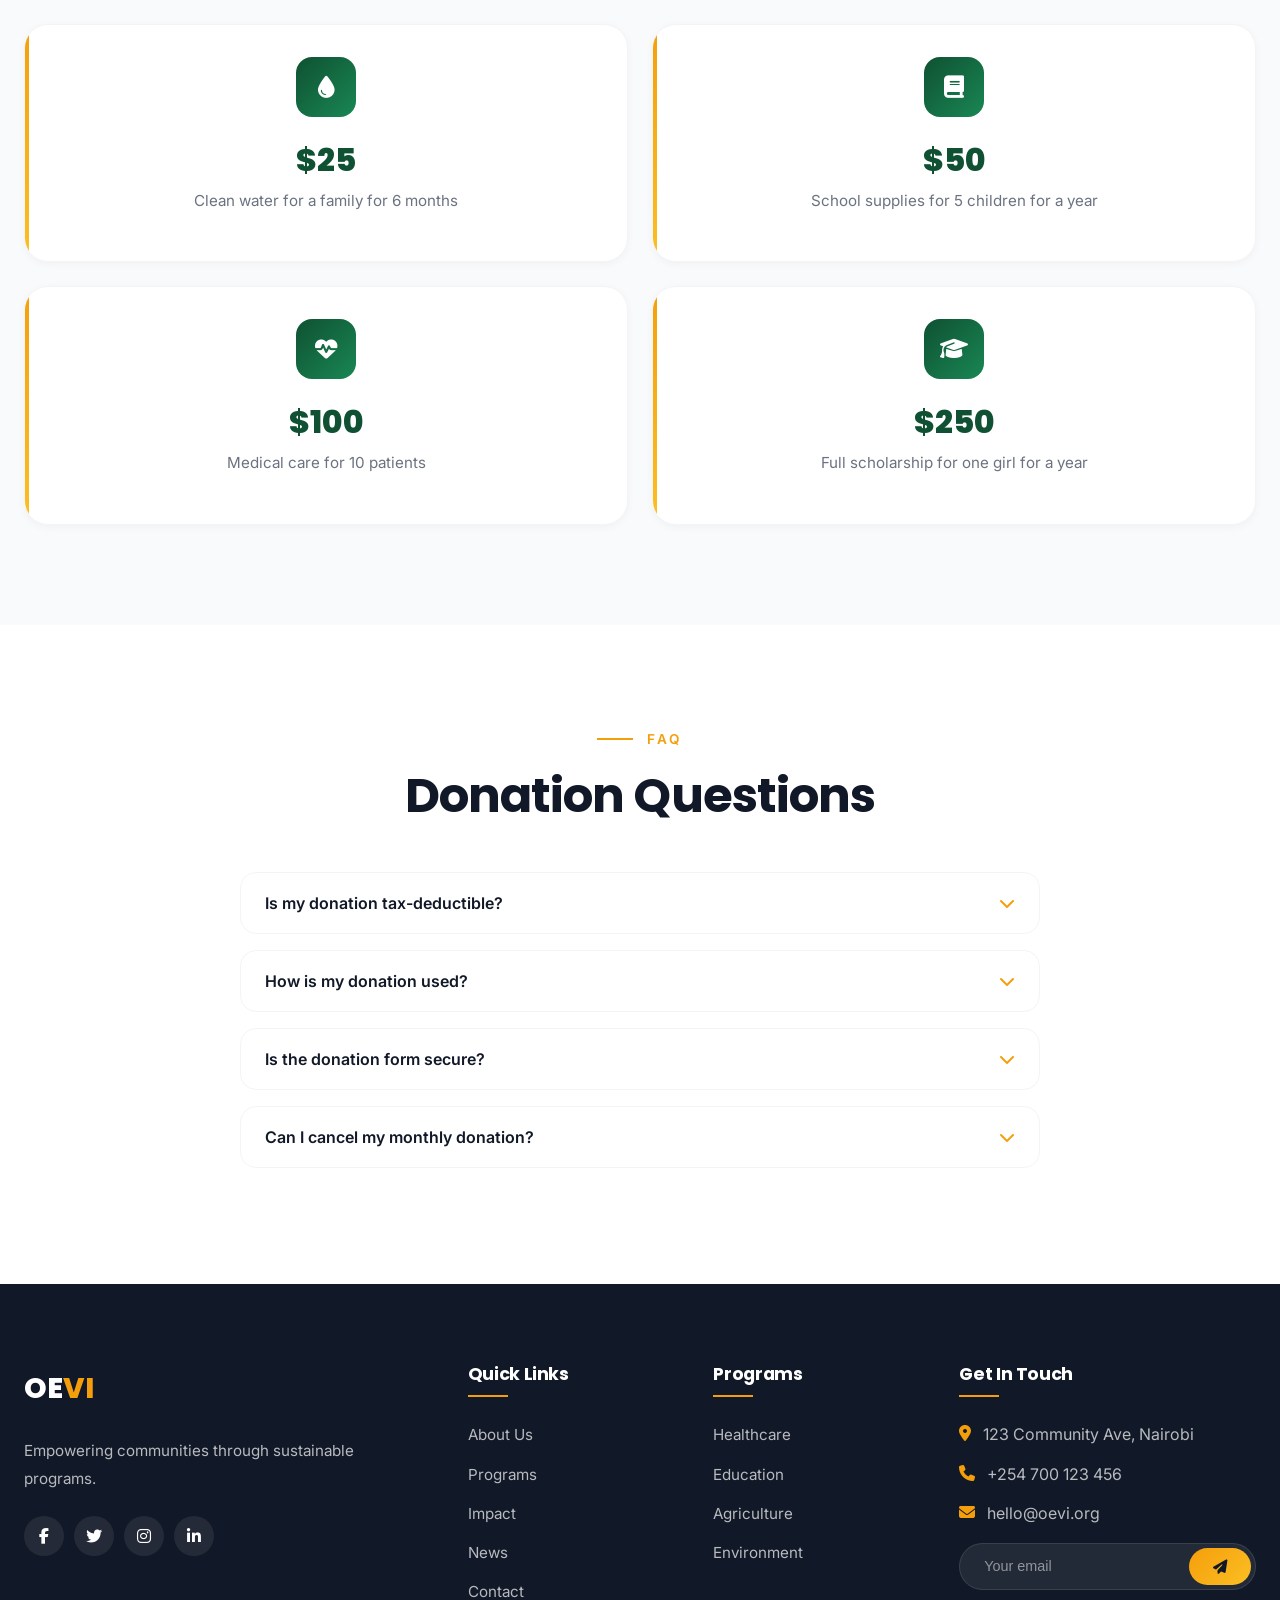
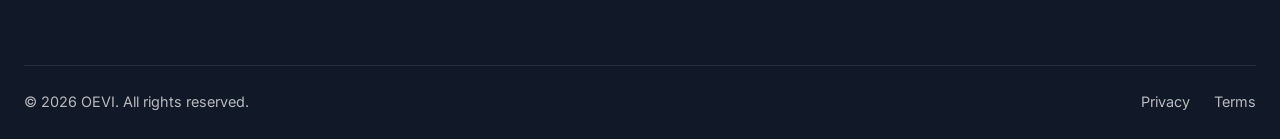
<file: donate.html>
<!DOCTYPE html>
<html lang="en">
<head>
  <meta charset="UTF-8" />
  <meta name="viewport" content="width=device-width, initial-scale=1.0" />
  <title>Donate — OEVI</title>
  <link rel="preconnect" href="https://fonts.googleapis.com" />
  <link href="https://fonts.googleapis.com/css2?family=Inter:wght@300;400;500;600;700&family=Poppins:wght@600;700;800&display=swap" rel="stylesheet" />
  <link rel="stylesheet" href="https://cdnjs.cloudflare.com/ajax/libs/font-awesome/6.5.0/css/all.min.css" />
  <link rel="stylesheet" href="https://unpkg.com/aos@2.3.4/dist/aos.css" />
  <link rel="stylesheet" href="assets/css/style.css" />
  <link rel="stylesheet" href="assets/css/animations.css" />
  <link rel="stylesheet" href="assets/css/responsive.css" />
</head>
<body>

  <div class="reading-progress" id="readingProgress"></div>

  <header class="site-header" id="siteHeader">
    <div class="container">
      <nav class="navbar">
        <a href="index.html" class="logo">OE<span>VI</span></a>
        <button class="nav-toggle" id="navToggle"><span></span><span></span><span></span></button>
        <div class="nav-menu" id="navMenu">
          <ul class="nav-list">
            <li><a href="index.html" class="nav-link">Home</a></li>
            <li><a href="about.html" class="nav-link">About</a></li>
            <li><a href="programs.html" class="nav-link">Programs</a></li>
            <li><a href="impact.html" class="nav-link">Impact</a></li>
            <li><a href="news.html" class="nav-link">News</a></li>
            <li><a href="gallery.html" class="nav-link">Gallery</a></li>
            <li><a href="contact.html" class="nav-link">Contact</a></li>
          </ul>
          <div class="nav-actions">
            <a href="donate.html" class="btn btn-donate"><i class="fas fa-heart"></i> Donate</a>
          </div>
        </div>
      </nav>
    </div>
  </header>

  <section class="page-hero" style="--hero-bg: url('https://images.unsplash.com/photo-1532629345422-7515f3d16bb6?w=1920&q=80');">
    <div class="container">
      <div class="breadcrumb-custom" data-aos="fade-down">
        <a href="index.html">Home</a>
        <i class="fas fa-chevron-right"></i>
        <span>Donate</span>
      </div>
      <h1 data-aos="fade-up">Give <span>Hope</span></h1>
      <p class="lead" data-aos="fade-up" data-aos-delay="100">Every dollar you give directly transforms lives. 92¢ of every dollar goes to programs.</p>
    </div>
  </section>

  <!-- Donation Form -->
  <section class="section">
    <div class="container">
      <div class="row g-5 align-items-start">
        <div class="col-6" data-aos="fade-right">
          <span class="section-tag">Make a Donation</span>
          <h2>Choose Your Impact</h2>

          <div class="d-flex gap-2 mb-4 mt-3">
            <button class="btn btn-primary donate-freq active">One-Time</button>
            <button class="btn btn-outline-primary donate-freq">Monthly</button>
          </div>

          <div class="donation-amounts">
            <div class="donation-amount" data-amount="25">$25</div>
            <div class="donation-amount selected" data-amount="50">$50</div>
            <div class="donation-amount" data-amount="100">$100</div>
            <div class="donation-amount" data-amount="250">$250</div>
            <div class="donation-amount" data-amount="500">$500</div>
            <div class="donation-amount" data-amount="custom">Custom</div>
          </div>

          <form onsubmit="event.preventDefault(); alert('Thank you for your generous donation!');">
            <div class="form-floating-custom"><input type="text" placeholder=" " required /><label>Full Name</label></div>
            <div class="form-floating-custom"><input type="email" placeholder=" " required /><label>Email</label></div>
            <div class="form-floating-custom">
              <select>
                <option>Where most needed</option>
                <option>Healthcare</option>
                <option>Education</option>
                <option>Agriculture</option>
                <option>Environment</option>
              </select>
            </div>
            <button type="submit" class="btn btn-accent w-100" style="padding:18px;">Donate $50 Now <i class="fas fa-heart"></i></button>
          </form>
        </div>

        <div class="col-6" data-aos="fade-left">
          <div class="impact-card mb-4">
            <h4>Your Impact</h4>
            <div id="impactText">
              <p><strong>$50</strong> provides clean water to a family for one year.</p>
            </div>
          </div>

          <div class="impact-card">
            <h4>2026 Campaign Goal</h4>
            <p>Raise $2M to expand healthcare access to 5 new countries.</p>
            <div class="progress-item mt-3" style="margin-bottom:0;">
              <div class="progress-header"><span>$1.4M raised</span><span>70%</span></div>
              <div class="progress-bar-wrap"><div class="progress-bar-fill" data-progress="70"></div></div>
            </div>
          </div>
        </div>
      </div>
    </div>
  </section>

  <!-- Impact Cards -->
  <section class="section bg-light">
    <div class="container">
      <div class="section-header text-center" data-aos="fade-up">
        <span class="section-tag">What Your Gift Does</span>
        <h2 class="section-title">Donation Impact</h2>
      </div>
      <div class="row g-4 mt-3">
        <div class="col-6" data-aos="fade-up">
          <div class="impact-card text-center">
            <div class="impact-icon" style="margin:0 auto 1rem;"><i class="fas fa-tint"></i></div>
            <div class="impact-stat">$25</div>
            <p>Clean water for a family for 6 months</p>
          </div>
        </div>
        <div class="col-6" data-aos="fade-up" data-aos-delay="100">
          <div class="impact-card text-center">
            <div class="impact-icon" style="margin:0 auto 1rem;"><i class="fas fa-book"></i></div>
            <div class="impact-stat">$50</div>
            <p>School supplies for 5 children for a year</p>
          </div>
        </div>
        <div class="col-6" data-aos="fade-up" data-aos-delay="200">
          <div class="impact-card text-center">
            <div class="impact-icon" style="margin:0 auto 1rem;"><i class="fas fa-heartbeat"></i></div>
            <div class="impact-stat">$100</div>
            <p>Medical care for 10 patients</p>
          </div>
        </div>
        <div class="col-6" data-aos="fade-up" data-aos-delay="300">
          <div class="impact-card text-center">
            <div class="impact-icon" style="margin:0 auto 1rem;"><i class="fas fa-graduation-cap"></i></div>
            <div class="impact-stat">$250</div>
            <p>Full scholarship for one girl for a year</p>
          </div>
        </div>
      </div>
    </div>
  </section>

  <!-- FAQ -->
  <section class="section">
    <div class="container">
      <div class="section-header text-center" data-aos="fade-up">
        <span class="section-tag">FAQ</span>
        <h2 class="section-title">Donation Questions</h2>
      </div>
      <div class="mt-4" style="max-width:800px; margin-left:auto; margin-right:auto;">
        <div class="faq-item" data-aos="fade-up">
          <button class="faq-question">Is my donation tax-deductible? <i class="fas fa-chevron-down"></i></button>
          <div class="faq-answer"><p>Yes. OEVI is a registered 501(c)(3) organization. You'll receive a tax receipt via email.</p></div>
        </div>
        <div class="faq-item" data-aos="fade-up">
          <button class="faq-question">How is my donation used? <i class="fas fa-chevron-down"></i></button>
          <div class="faq-answer"><p>92¢ of every dollar goes directly to programs. 5% to administration, 3% to fundraising.</p></div>
        </div>
        <div class="faq-item" data-aos="fade-up">
          <button class="faq-question">Is the donation form secure? <i class="fas fa-chevron-down"></i></button>
          <div class="faq-answer"><p>Absolutely. We use bank-level 256-bit SSL encryption and PCI-compliant payment processors.</p></div>
        </div>
        <div class="faq-item" data-aos="fade-up">
          <button class="faq-question">Can I cancel my monthly donation? <i class="fas fa-chevron-down"></i></button>
          <div class="faq-answer"><p>Yes, you can cancel or modify your monthly donation at any time.</p></div>
        </div>
      </div>
    </div>
  </section>

  <!-- Footer -->
  <footer class="site-footer">
    <div class="container">
      <div class="footer-grid">
        <div class="footer-col">
          <a href="index.html" class="footer-logo">OE<span>VI</span></a>
          <p>Empowering communities through sustainable programs.</p>
          <div class="social-links">
            <a href="#"><i class="fab fa-facebook-f"></i></a>
            <a href="#"><i class="fab fa-twitter"></i></a>
            <a href="#"><i class="fab fa-instagram"></i></a>
            <a href="#"><i class="fab fa-linkedin-in"></i></a>
          </div>
        </div>
        <div class="footer-col">
          <h4>Quick Links</h4>
          <ul>
            <li><a href="about.html">About Us</a></li>
            <li><a href="programs.html">Programs</a></li>
            <li><a href="impact.html">Impact</a></li>
            <li><a href="news.html">News</a></li>
            <li><a href="contact.html">Contact</a></li>
          </ul>
        </div>
        <div class="footer-col">
          <h4>Programs</h4>
          <ul>
            <li><a href="programs.html#health">Healthcare</a></li>
            <li><a href="programs.html#education">Education</a></li>
            <li><a href="programs.html#agriculture">Agriculture</a></li>
            <li><a href="programs.html#environment">Environment</a></li>
          </ul>
        </div>
        <div class="footer-col">
          <h4>Get In Touch</h4>
          <ul class="footer-contact list-unstyled">
            <li><i class="fas fa-map-marker-alt"></i><span>123 Community Ave, Nairobi</span></li>
            <li><i class="fas fa-phone"></i><span>+254 700 123 456</span></li>
            <li><i class="fas fa-envelope"></i><span>hello@oevi.org</span></li>
          </ul>
          <form class="newsletter-form">
            <input type="email" placeholder="Your email" required />
            <button type="submit"><i class="fas fa-paper-plane"></i></button>
          </form>
        </div>
      </div>
      <div class="footer-bottom">
        <p>© 2026 OEVI. All rights reserved.</p>
        <div class="footer-links">
          <a href="#">Privacy</a>
          <a href="#">Terms</a>
        </div>
      </div>
    </div>
  </footer>

  <a href="#" class="back-to-top" id="backToTop"><i class="fas fa-arrow-up"></i></a>

  <script src="https://unpkg.com/aos@2.3.4/dist/aos.js"></script>
  <script src="assets/js/main.js"></script>
</body>
</html>
</file>
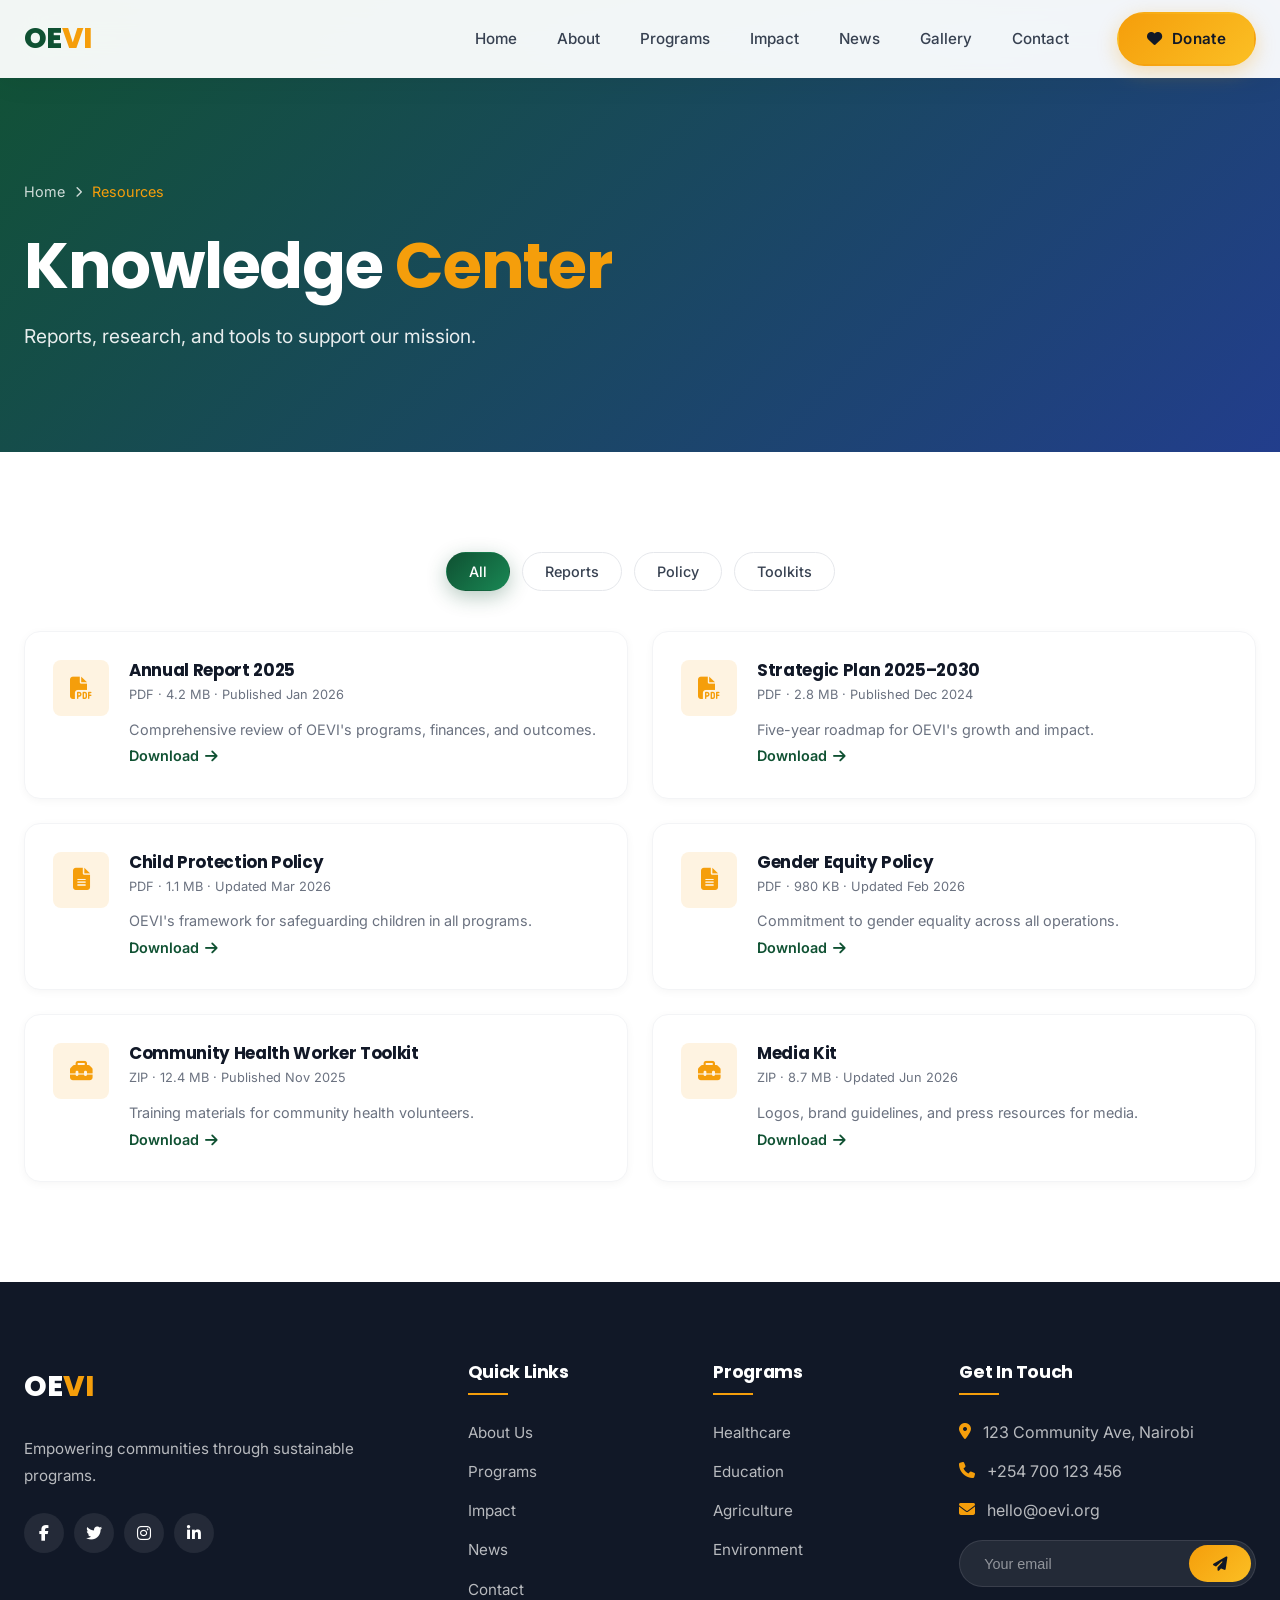
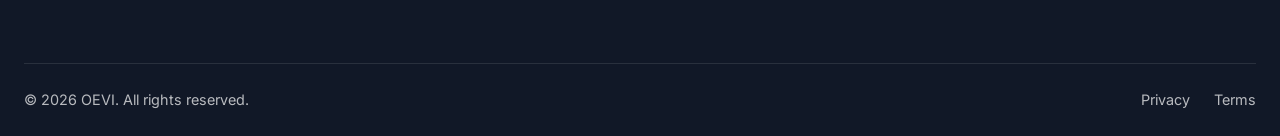
<file: resources.html>
<!DOCTYPE html>
<html lang="en">
<head>
  <meta charset="UTF-8" />
  <meta name="viewport" content="width=device-width, initial-scale=1.0" />
  <title>Resources — OEVI</title>
  <link rel="preconnect" href="https://fonts.googleapis.com" />
  <link href="https://fonts.googleapis.com/css2?family=Inter:wght@300;400;500;600;700&family=Poppins:wght@600;700;800&display=swap" rel="stylesheet" />
  <link rel="stylesheet" href="https://cdnjs.cloudflare.com/ajax/libs/font-awesome/6.5.0/css/all.min.css" />
  <link rel="stylesheet" href="https://unpkg.com/aos@2.3.4/dist/aos.css" />
  <link rel="stylesheet" href="assets/css/style.css" />
  <link rel="stylesheet" href="assets/css/animations.css" />
  <link rel="stylesheet" href="assets/css/responsive.css" />
</head>
<body>

  <div class="reading-progress" id="readingProgress"></div>

  <header class="site-header" id="siteHeader">
    <div class="container">
      <nav class="navbar">
        <a href="index.html" class="logo">OE<span>VI</span></a>
        <button class="nav-toggle" id="navToggle"><span></span><span></span><span></span></button>
        <div class="nav-menu" id="navMenu">
          <ul class="nav-list">
            <li><a href="index.html" class="nav-link">Home</a></li>
            <li><a href="about.html" class="nav-link">About</a></li>
            <li><a href="programs.html" class="nav-link">Programs</a></li>
            <li><a href="impact.html" class="nav-link">Impact</a></li>
            <li><a href="news.html" class="nav-link">News</a></li>
            <li><a href="gallery.html" class="nav-link">Gallery</a></li>
            <li><a href="contact.html" class="nav-link">Contact</a></li>
          </ul>
          <div class="nav-actions">
            <a href="donate.html" class="btn btn-donate"><i class="fas fa-heart"></i> Donate</a>
          </div>
        </div>
      </nav>
    </div>
  </header>

  <section class="page-hero" style="--hero-bg: url('https://images.unsplash.com/photo-1481627834876-b7833e8f5570?w=1920&q=80');">
    <div class="container">
      <div class="breadcrumb-custom" data-aos="fade-down">
        <a href="index.html">Home</a>
        <i class="fas fa-chevron-right"></i>
        <span>Resources</span>
      </div>
      <h1 data-aos="fade-up">Knowledge <span>Center</span></h1>
      <p class="lead" data-aos="fade-up" data-aos-delay="100">Reports, research, and tools to support our mission.</p>
    </div>
  </section>

  <section class="section">
    <div class="container">
      <div class="filter-bar" data-aos="fade-up">
        <button class="filter-btn active" data-filter="all">All</button>
        <button class="filter-btn" data-filter="report">Reports</button>
        <button class="filter-btn" data-filter="policy">Policy</button>
        <button class="filter-btn" data-filter="toolkit">Toolkits</button>
      </div>

      <div class="row g-4">
        <div class="col-6" data-category="report" data-aos="fade-up">
          <div class="resource-card">
            <div class="resource-icon"><i class="fas fa-file-pdf"></i></div>
            <div>
              <h5>Annual Report 2025</h5>
              <div class="resource-meta">PDF · 4.2 MB · Published Jan 2026</div>
              <p style="font-size:0.9rem; color:var(--gray-500);">Comprehensive review of OEVI's programs, finances, and outcomes.</p>
              <a href="#" class="resource-download">Download <i class="fas fa-arrow-right"></i></a>
            </div>
          </div>
        </div>
        <div class="col-6" data-category="report" data-aos="fade-up" data-aos-delay="100">
          <div class="resource-card">
            <div class="resource-icon"><i class="fas fa-file-pdf"></i></div>
            <div>
              <h5>Strategic Plan 2025–2030</h5>
              <div class="resource-meta">PDF · 2.8 MB · Published Dec 2024</div>
              <p style="font-size:0.9rem; color:var(--gray-500);">Five-year roadmap for OEVI's growth and impact.</p>
              <a href="#" class="resource-download">Download <i class="fas fa-arrow-right"></i></a>
            </div>
          </div>
        </div>
        <div class="col-6" data-category="policy" data-aos="fade-up">
          <div class="resource-card">
            <div class="resource-icon"><i class="fas fa-file-alt"></i></div>
            <div>
              <h5>Child Protection Policy</h5>
              <div class="resource-meta">PDF · 1.1 MB · Updated Mar 2026</div>
              <p style="font-size:0.9rem; color:var(--gray-500);">OEVI's framework for safeguarding children in all programs.</p>
              <a href="#" class="resource-download">Download <i class="fas fa-arrow-right"></i></a>
            </div>
          </div>
        </div>
        <div class="col-6" data-category="policy" data-aos="fade-up" data-aos-delay="100">
          <div class="resource-card">
            <div class="resource-icon"><i class="fas fa-file-alt"></i></div>
            <div>
              <h5>Gender Equity Policy</h5>
              <div class="resource-meta">PDF · 980 KB · Updated Feb 2026</div>
              <p style="font-size:0.9rem; color:var(--gray-500);">Commitment to gender equality across all operations.</p>
              <a href="#" class="resource-download">Download <i class="fas fa-arrow-right"></i></a>
            </div>
          </div>
        </div>
        <div class="col-6" data-category="toolkit" data-aos="fade-up">
          <div class="resource-card">
            <div class="resource-icon"><i class="fas fa-toolbox"></i></div>
            <div>
              <h5>Community Health Worker Toolkit</h5>
              <div class="resource-meta">ZIP · 12.4 MB · Published Nov 2025</div>
              <p style="font-size:0.9rem; color:var(--gray-500);">Training materials for community health volunteers.</p>
              <a href="#" class="resource-download">Download <i class="fas fa-arrow-right"></i></a>
            </div>
          </div>
        </div>
        <div class="col-6" data-category="toolkit" data-aos="fade-up" data-aos-delay="100">
          <div class="resource-card">
            <div class="resource-icon"><i class="fas fa-toolbox"></i></div>
            <div>
              <h5>Media Kit</h5>
              <div class="resource-meta">ZIP · 8.7 MB · Updated Jun 2026</div>
              <p style="font-size:0.9rem; color:var(--gray-500);">Logos, brand guidelines, and press resources for media.</p>
              <a href="#" class="resource-download">Download <i class="fas fa-arrow-right"></i></a>
            </div>
          </div>
        </div>
      </div>
    </div>
  </section>

  <!-- Footer -->
  <footer class="site-footer">
    <div class="container">
      <div class="footer-grid">
        <div class="footer-col">
          <a href="index.html" class="footer-logo">OE<span>VI</span></a>
          <p>Empowering communities through sustainable programs.</p>
          <div class="social-links">
            <a href="#"><i class="fab fa-facebook-f"></i></a>
            <a href="#"><i class="fab fa-twitter"></i></a>
            <a href="#"><i class="fab fa-instagram"></i></a>
            <a href="#"><i class="fab fa-linkedin-in"></i></a>
          </div>
        </div>
        <div class="footer-col">
          <h4>Quick Links</h4>
          <ul>
            <li><a href="about.html">About Us</a></li>
            <li><a href="programs.html">Programs</a></li>
            <li><a href="impact.html">Impact</a></li>
            <li><a href="news.html">News</a></li>
            <li><a href="contact.html">Contact</a></li>
          </ul>
        </div>
        <div class="footer-col">
          <h4>Programs</h4>
          <ul>
            <li><a href="programs.html#health">Healthcare</a></li>
            <li><a href="programs.html#education">Education</a></li>
            <li><a href="programs.html#agriculture">Agriculture</a></li>
            <li><a href="programs.html#environment">Environment</a></li>
          </ul>
        </div>
        <div class="footer-col">
          <h4>Get In Touch</h4>
          <ul class="footer-contact list-unstyled">
            <li><i class="fas fa-map-marker-alt"></i><span>123 Community Ave, Nairobi</span></li>
            <li><i class="fas fa-phone"></i><span>+254 700 123 456</span></li>
            <li><i class="fas fa-envelope"></i><span>hello@oevi.org</span></li>
          </ul>
          <form class="newsletter-form">
            <input type="email" placeholder="Your email" required />
            <button type="submit"><i class="fas fa-paper-plane"></i></button>
          </form>
        </div>
      </div>
      <div class="footer-bottom">
        <p>© 2026 OEVI. All rights reserved.</p>
        <div class="footer-links">
          <a href="#">Privacy</a>
          <a href="#">Terms</a>
        </div>
      </div>
    </div>
  </footer>

  <a href="#" class="back-to-top" id="backToTop"><i class="fas fa-arrow-up"></i></a>

  <script src="https://unpkg.com/aos@2.3.4/dist/aos.js"></script>
  <script src="assets/js/main.js"></script>
</body>
</html>
</file>
<file: assets/css/style.css>
/* ============================================
   OEVI — Main Stylesheet
   ============================================ */

/* CSS Variables */
:root {
  /* Colors */
  --primary: #0F5132;
  --primary-light: #198754;
  --primary-dark: #0a3622;
  --secondary: #1E3A8A;
  --secondary-light: #3B82F6;
  --accent: #F59E0B;
  --accent-light: #FBBF24;
  --accent-dark: #D97706;
  
  /* Neutrals */
  --white: #FFFFFF;
  --gray-50: #F9FAFB;
  --gray-100: #F3F4F6;
  --gray-200: #E5E7EB;
  --gray-300: #D1D5DB;
  --gray-400: #9CA3AF;
  --gray-500: #6B7280;
  --gray-600: #4B5563;
  --gray-700: #374151;
  --gray-800: #1F2937;
  --gray-900: #111827;
  --black: #0A0A0A;
  
  /* Semantic */
  --success: #10B981;
  --danger: #EF4444;
  --warning: #F59E0B;
  --info: #3B82F6;
  
  /* Gradients */
  --gradient-primary: linear-gradient(135deg, #0F5132 0%, #198754 100%);
  --gradient-accent: linear-gradient(135deg, #F59E0B 0%, #FBBF24 100%);
  --gradient-hero: linear-gradient(135deg, rgba(15,81,50,0.9) 0%, rgba(30,58,138,0.85) 100%);
  --gradient-dark: linear-gradient(135deg, rgba(0,0,0,0.8) 0%, rgba(0,0,0,0.6) 100%);
  
  /* Typography */
  --font-heading: 'Poppins', sans-serif;
  --font-body: 'Inter', sans-serif;
  
  /* Spacing */
  --section-padding: 100px 0;
  --container-max: 1280px;
  
  /* Shadows */
  --shadow-sm: 0 2px 8px rgba(0,0,0,0.04);
  --shadow-md: 0 10px 30px rgba(0,0,0,0.08);
  --shadow-lg: 0 20px 60px rgba(0,0,0,0.12);
  --shadow-xl: 0 30px 80px rgba(0,0,0,0.15);
  
  /* Border Radius */
  --radius-sm: 8px;
  --radius-md: 16px;
  --radius-lg: 24px;
  --radius-xl: 32px;
  --radius-full: 50%;
  
  /* Transitions */
  --ease: cubic-bezier(0.4, 0, 0.2, 1);
  --transition: all 0.4s var(--ease);
  --transition-fast: all 0.2s var(--ease);
}

/* Reset & Base */
*, *::before, *::after {
  box-sizing: border-box;
  margin: 0;
  padding: 0;
}

html {
  scroll-behavior: smooth;
  -webkit-font-smoothing: antialiased;
  -moz-osx-font-smoothing: grayscale;
}

body {
  font-family: var(--font-body);
  font-size: 16px;
  line-height: 1.7;
  color: var(--gray-700);
  background: var(--white);
  overflow-x: hidden;
}

img {
  max-width: 100%;
  height: auto;
  display: block;
}

a {
  color: inherit;
  text-decoration: none;
  transition: var(--transition);
}

button {
  font-family: inherit;
  cursor: pointer;
  border: none;
  background: none;
}

ul, ol {
  list-style: none;
}

/* Container */
.container {
  max-width: var(--container-max);
  margin: 0 auto;
  padding: 0 24px;
}

/* Typography */
h1, h2, h3, h4, h5, h6 {
  font-family: var(--font-heading);
  font-weight: 700;
  color: var(--gray-900);
  line-height: 1.2;
  letter-spacing: -0.02em;
}

h1 { font-size: clamp(2.5rem, 5vw, 4.5rem); }
h2 { font-size: clamp(2rem, 4vw, 3rem); }
h3 { font-size: clamp(1.5rem, 3vw, 2rem); }
h4 { font-size: 1.25rem; }

.text-gradient {
  background: var(--gradient-accent);
  -webkit-background-clip: text;
  -webkit-text-fill-color: transparent;
  background-clip: text;
}

.text-white { color: var(--white) !important; }
.text-center { text-align: center; }

/* Section Styles */
.section {
  padding: var(--section-padding);
  position: relative;
}

.section-header {
  margin-bottom: 3rem;
}

.section-tag {
  display: inline-block;
  font-size: 0.85rem;
  font-weight: 600;
  letter-spacing: 0.2em;
  text-transform: uppercase;
  color: var(--accent);
  margin-bottom: 1rem;
  position: relative;
  padding-left: 50px;
}

.section-tag::before {
  content: '';
  position: absolute;
  left: 0;
  top: 50%;
  width: 36px;
  height: 2px;
  background: var(--accent);
  transform: translateY(-50%);
}

.section-title {
  margin-bottom: 1rem;
}

.section-subtitle {
  color: var(--gray-500);
  font-size: 1.1rem;
  max-width: 640px;
  margin: 0 auto;
}

.bg-light {
  background: var(--gray-50);
}

/* Buttons */
.btn {
  display: inline-flex;
  align-items: center;
  justify-content: center;
  gap: 0.6rem;
  padding: 14px 32px;
  font-weight: 600;
  font-size: 0.95rem;
  border-radius: 50px;
  transition: var(--transition);
  position: relative;
  overflow: hidden;
  letter-spacing: 0.02em;
  border: 2px solid transparent;
}

.btn-lg {
  padding: 18px 40px;
  font-size: 1.05rem;
}

.btn-primary {
  background: var(--gradient-primary);
  color: var(--white);
  box-shadow: 0 8px 24px rgba(15,81,50,0.3);
}

.btn-primary:hover {
  transform: translateY(-3px);
  box-shadow: 0 14px 36px rgba(15,81,50,0.4);
  color: var(--white);
}

.btn-accent {
  background: var(--gradient-accent);
  color: var(--gray-900);
  box-shadow: 0 8px 24px rgba(245,158,11,0.3);
}

.btn-accent:hover {
  transform: translateY(-3px);
  box-shadow: 0 14px 36px rgba(245,158,11,0.4);
  color: var(--gray-900);
}

.btn-outline-primary {
  background: transparent;
  color: var(--primary);
  border-color: var(--primary);
}

.btn-outline-primary:hover {
  background: var(--primary);
  color: var(--white);
}

.btn-outline-light {
  background: transparent;
  color: var(--white);
  border-color: rgba(255,255,255,0.4);
  backdrop-filter: blur(10px);
}

.btn-outline-light:hover {
  background: var(--white);
  color: var(--primary);
  border-color: var(--white);
}

.btn-donate {
  background: var(--gradient-accent);
  color: var(--gray-900) !important;
  padding: 12px 28px !important;
  border-radius: 50px;
  font-weight: 600;
  box-shadow: 0 6px 20px rgba(245,158,11,0.3);
}

.btn-donate:hover {
  transform: translateY(-2px);
  box-shadow: 0 10px 30px rgba(245,158,11,0.5);
  color: var(--gray-900) !important;
}

.btn i {
  transition: transform 0.3s var(--ease);
}

.btn:hover i {
  transform: translateX(4px);
}

/* Link Arrow */
.link-arrow {
  display: inline-flex;
  align-items: center;
  gap: 8px;
  color: var(--primary);
  font-weight: 600;
  font-size: 0.9rem;
  margin-top: 1rem;
}

.link-arrow i {
  transition: transform 0.3s var(--ease);
}

.link-arrow:hover i {
  transform: translateX(6px);
}

/* Header */
.site-header {
  position: fixed;
  top: 0;
  left: 0;
  right: 0;
  z-index: 1000;
  padding: 20px 0;
  transition: var(--transition);
}

.site-header.scrolled {
  background: rgba(255,255,255,0.95);
  backdrop-filter: blur(20px) saturate(180%);
  box-shadow: 0 4px 30px rgba(0,0,0,0.06);
  padding: 12px 0;
}

.navbar {
  display: flex;
  justify-content: space-between;
  align-items: center;
}

.logo {
  font-family: var(--font-heading);
  font-size: 1.8rem;
  font-weight: 800;
  color: var(--white);
  letter-spacing: -0.02em;
  transition: var(--transition);
}

.logo span {
  color: var(--accent);
}

.site-header.scrolled .logo {
  color: var(--primary);
}

.nav-menu {
  display: flex;
  align-items: center;
  gap: 2rem;
}

.nav-list {
  display: flex;
  gap: 0.5rem;
}

.nav-link {
  color: rgba(255,255,255,0.9);
  font-weight: 500;
  font-size: 0.95rem;
  padding: 8px 16px;
  position: relative;
  transition: var(--transition);
}

.site-header.scrolled .nav-link {
  color: var(--gray-700);
}

.nav-link::after {
  content: '';
  position: absolute;
  bottom: 0;
  left: 50%;
  width: 0;
  height: 2px;
  background: var(--accent);
  transition: var(--transition);
  transform: translateX(-50%);
}

.nav-link:hover::after,
.nav-link.active::after {
  width: 60%;
}

.nav-link:hover {
  color: var(--accent);
}

/* Dropdown */
.dropdown {
  position: relative;
}

.dropdown-menu {
  position: absolute;
  top: 100%;
  left: 0;
  background: var(--white);
  min-width: 220px;
  padding: 12px 0;
  border-radius: var(--radius-md);
  box-shadow: var(--shadow-lg);
  opacity: 0;
  visibility: hidden;
  transform: translateY(10px);
  transition: var(--transition);
}

.dropdown:hover .dropdown-menu {
  opacity: 1;
  visibility: visible;
  transform: translateY(0);
}

.dropdown-menu a {
  display: block;
  padding: 10px 24px;
  color: var(--gray-700);
  font-size: 0.9rem;
}

.dropdown-menu a:hover {
  background: var(--gray-50);
  color: var(--primary);
}

/* Nav Actions */
.nav-actions {
  display: flex;
  align-items: center;
  gap: 1rem;
}

.search-btn {
  width: 40px;
  height: 40px;
  display: flex;
  align-items: center;
  justify-content: center;
  color: rgba(255,255,255,0.9);
  border-radius: 50%;
  transition: var(--transition);
}

.site-header.scrolled .search-btn {
  color: var(--gray-700);
}

.search-btn:hover {
  background: rgba(255,255,255,0.1);
  color: var(--accent);
}

/* Nav Toggle (Mobile) */
.nav-toggle {
  display: none;
  flex-direction: column;
  gap: 5px;
  padding: 5px;
  cursor: pointer;
}

.nav-toggle span {
  width: 25px;
  height: 2px;
  background: var(--white);
  transition: var(--transition);
}

.site-header.scrolled .nav-toggle span {
  background: var(--gray-900);
}

/* Hero Section */
.hero {
  position: relative;
  height: 100vh;
  min-height: 700px;
  overflow: hidden;
}

.hero .swiper {
  height: 100%;
}

.hero-slide {
  position: relative;
}

.hero-bg {
  position: absolute;
  inset: 0;
  background-size: cover;
  background-position: center;
  animation: kenBurns 12s ease-in-out infinite alternate;
}

@keyframes kenBurns {
  0% {
    transform: scale(1) translate(0, 0);
  }
  100% {
    transform: scale(1.15) translate(-2%, -2%);
  }
}

.hero-overlay {
  position: absolute;
  inset: 0;
  background: var(--gradient-hero);
}

.hero-content {
  position: relative;
  z-index: 2;
  height: 100%;
  display: flex;
  align-items: center;
  padding-top: 80px;
}

.hero-tag {
  display: inline-flex;
  align-items: center;
  gap: 10px;
  background: rgba(255,255,255,0.12);
  backdrop-filter: blur(10px);
  padding: 8px 20px;
  border-radius: 50px;
  font-size: 0.85rem;
  font-weight: 500;
  letter-spacing: 0.1em;
  text-transform: uppercase;
  border: 1px solid rgba(255,255,255,0.2);
  margin-bottom: 1.5rem;
  color: var(--white);
}

.pulse-dot {
  width: 8px;
  height: 8px;
  background: var(--accent);
  border-radius: 50%;
  animation: pulse 2s infinite;
}

@keyframes pulse {
  0%, 100% {
    opacity: 1;
    transform: scale(1);
  }
  50% {
    opacity: 0.5;
    transform: scale(1.3);
  }
}

.hero h1 {
  color: var(--white);
  font-size: clamp(2.5rem, 6vw, 5rem);
  font-weight: 800;
  line-height: 1.05;
  margin-bottom: 1.5rem;
  max-width: 900px;
}

.hero p {
  font-size: 1.2rem;
  max-width: 640px;
  margin-bottom: 2.5rem;
  opacity: 0.9;
  line-height: 1.6;
  color: rgba(255,255,255,0.95);
}

.hero-cta {
  display: flex;
  gap: 1rem;
  flex-wrap: wrap;
}

/* Hero Pagination & Scrollbar */
.hero-pagination {
  position: absolute;
  right: 40px !important;
  top: 50% !important;
  left: auto !important;
  width: auto !important;
  transform: translateY(-50%);
  display: flex;
  flex-direction: column;
  gap: 12px;
  z-index: 3;
}

.hero-pagination .swiper-pagination-bullet {
  width: 12px;
  height: 12px;
  background: rgba(255,255,255,0.4);
  opacity: 1;
  transition: var(--transition);
  border-radius: 6px;
}

.hero-pagination .swiper-pagination-bullet-active {
  background: var(--accent);
  height: 32px;
}

.hero-scrollbar {
  position: absolute;
  left: 40px;
  top: 50%;
  transform: translateY(-50%);
  width: 4px;
  height: 150px;
  background: rgba(255,255,255,0.2);
  border-radius: 2px;
  z-index: 3;
}

.hero-scrollbar-progress {
  position: absolute;
  top: 0;
  left: 0;
  width: 100%;
  height: 0;
  background: var(--accent);
  border-radius: 2px;
  transition: height 0.3s ease;
}

/* Scroll Indicator */
.scroll-indicator {
  position: absolute;
  bottom: 40px;
  left: 50%;
  transform: translateX(-50%);
  color: var(--white);
  font-size: 0.75rem;
  letter-spacing: 0.2em;
  text-transform: uppercase;
  z-index: 3;
  display: flex;
  flex-direction: column;
  align-items: center;
  gap: 10px;
}

.scroll-line {
  width: 1px;
  height: 50px;
  background: linear-gradient(to bottom, var(--white), transparent);
  position: relative;
  overflow: hidden;
}

.scroll-dot {
  position: absolute;
  top: 0;
  left: 50%;
  transform: translateX(-50%);
  width: 1px;
  height: 20px;
  background: var(--accent);
  animation: scrollDot 2s infinite;
}

@keyframes scrollDot {
  0% {
    transform: translateX(-50%) translateY(0);
    opacity: 1;
  }
  100% {
    transform: translateX(-50%) translateY(30px);
    opacity: 0;
  }
}

/* MVV Section */
.mvv-grid {
  display: grid;
  grid-template-columns: repeat(auto-fit, minmax(300px, 1fr));
  gap: 2rem;
}

.mvv-card {
  background: var(--white);
  padding: 3rem 2.5rem;
  border-radius: var(--radius-lg);
  box-shadow: var(--shadow-sm);
  transition: var(--transition);
  position: relative;
  overflow: hidden;
  border: 1px solid var(--gray-100);
}

.mvv-card::before {
  content: '';
  position: absolute;
  top: 0;
  left: 0;
  width: 100%;
  height: 4px;
  background: var(--gradient-accent);
  transform: scaleX(0);
  transform-origin: left;
  transition: transform 0.5s var(--ease);
}

.mvv-card:hover {
  transform: translateY(-8px);
  box-shadow: var(--shadow-lg);
}

.mvv-card:hover::before {
  transform: scaleX(1);
}

.mvv-icon {
  width: 70px;
  height: 70px;
  background: var(--gradient-primary);
  border-radius: var(--radius-md);
  display: flex;
  align-items: center;
  justify-content: center;
  color: var(--white);
  font-size: 1.8rem;
  margin-bottom: 1.5rem;
  transition: var(--transition);
}

.mvv-card:hover .mvv-icon {
  transform: rotate(-8deg) scale(1.05);
  background: var(--gradient-accent);
  color: var(--gray-900);
}

.mvv-card h3 {
  margin-bottom: 1rem;
}

.mvv-card p {
  color: var(--gray-500);
  line-height: 1.7;
}

/* Programs Section */
.programs-grid {
  display: grid;
  grid-template-columns: repeat(auto-fit, minmax(350px, 1fr));
  gap: 2rem;
}

.program-card {
  background: var(--white);
  border-radius: var(--radius-lg);
  overflow: hidden;
  box-shadow: var(--shadow-sm);
  transition: var(--transition);
  border: 1px solid var(--gray-100);
}

.program-card:hover {
  transform: translateY(-10px);
  box-shadow: var(--shadow-xl);
}

.program-image {
  height: 240px;
  overflow: hidden;
  position: relative;
}

.program-image img {
  width: 100%;
  height: 100%;
  object-fit: cover;
  transition: transform 0.8s var(--ease);
}

.program-card:hover .program-image img {
  transform: scale(1.1);
}

.program-overlay {
  position: absolute;
  inset: 0;
  background: linear-gradient(to top, rgba(0,0,0,0.4), transparent);
  opacity: 0;
  transition: var(--transition);
}

.program-card:hover .program-overlay {
  opacity: 1;
}

.program-icon {
  position: absolute;
  bottom: -30px;
  left: 24px;
  width: 60px;
  height: 60px;
  background: var(--gradient-accent);
  border-radius: var(--radius-md);
  display: flex;
  align-items: center;
  justify-content: center;
  font-size: 1.5rem;
  color: var(--gray-900);
  box-shadow: var(--shadow-md);
  z-index: 2;
  border: 4px solid var(--white);
  transition: var(--transition);
}

.program-card:hover .program-icon {
  bottom: 24px;
  transform: rotate(-8deg) scale(1.1);
}

.program-content {
  padding: 3rem 1.5rem 1.5rem;
}

.program-content h3 {
  margin-bottom: 0.75rem;
}

.program-content p {
  font-size: 0.95rem;
  color: var(--gray-500);
  margin-bottom: 1rem;
}

.program-features {
  margin-bottom: 1.5rem;
}

.program-features li {
  display: flex;
  align-items: center;
  gap: 8px;
  font-size: 0.9rem;
  color: var(--gray-600);
  margin-bottom: 0.5rem;
}

.program-features i {
  color: var(--success);
}

/* Stats Section */
.section-stats {
  background: var(--gradient-primary);
  color: var(--white);
  position: relative;
  overflow: hidden;
}

.stats-bg {
  position: absolute;
  inset: 0;
  background-size: cover;
  background-position: center;
  opacity: 0.1;
}

.stats-overlay {
  position: absolute;
  inset: 0;
  background: rgba(15,81,50,0.95);
}

.section-stats .container {
  position: relative;
  z-index: 2;
}

.section-stats .section-tag {
  color: var(--accent);
}

.stats-grid {
  display: grid;
  grid-template-columns: repeat(auto-fit, minmax(200px, 1fr));
  gap: 2rem;
}

.stat-card {
  text-align: center;
  padding: 2rem;
}

.stat-icon {
  width: 80px;
  height: 80px;
  background: rgba(255,255,255,0.1);
  border-radius: 50%;
  display: flex;
  align-items: center;
  justify-content: center;
  margin: 0 auto 1.5rem;
  font-size: 2rem;
  color: var(--accent);
}

.stat-number {
  font-family: var(--font-heading);
  font-size: clamp(2.5rem, 5vw, 4rem);
  font-weight: 800;
  color: var(--accent);
  line-height: 1;
  margin-bottom: 0.5rem;
}

.stat-label {
  font-size: 1rem;
  letter-spacing: 0.05em;
  opacity: 0.9;
}

/* Projects Section */
.projects-grid {
  display: grid;
  grid-template-columns: repeat(auto-fit, minmax(350px, 1fr));
  gap: 2rem;
}

.project-card {
  background: var(--white);
  border-radius: var(--radius-lg);
  overflow: hidden;
  box-shadow: var(--shadow-sm);
  transition: var(--transition);
}

.project-card:hover {
  transform: translateY(-8px);
  box-shadow: var(--shadow-xl);
}

.project-image {
  height: 240px;
  position: relative;
  overflow: hidden;
}

.project-image img {
  width: 100%;
  height: 100%;
  object-fit: cover;
  transition: transform 0.8s var(--ease);
}

.project-card:hover .project-image img {
  transform: scale(1.1);
}

.project-badge {
  position: absolute;
  top: 16px;
  left: 16px;
  background: var(--gradient-accent);
  color: var(--gray-900);
  padding: 6px 16px;
  border-radius: 50px;
  font-size: 0.75rem;
  font-weight: 700;
  text-transform: uppercase;
  letter-spacing: 0.05em;
}

.project-content {
  padding: 1.75rem;
}

.project-content h3 {
  margin-bottom: 0.75rem;
  font-size: 1.25rem;
}

.project-content p {
  color: var(--gray-500);
  font-size: 0.95rem;
  margin-bottom: 1rem;
}

.project-meta {
  display: flex;
  gap: 1.5rem;
  font-size: 0.85rem;
  color: var(--gray-500);
  margin-bottom: 1rem;
}

.project-meta i {
  margin-right: 4px;
  color: var(--accent);
}

.btn-link {
  display: inline-flex;
  align-items: center;
  gap: 8px;
  color: var(--primary);
  font-weight: 600;
  font-size: 0.9rem;
}

.btn-link i {
  transition: transform 0.3s var(--ease);
}

.btn-link:hover i {
  transform: translateX(6px);
}

/* Gallery Section */
.gallery-grid {
  display: grid;
  grid-template-columns: repeat(4, 1fr);
  grid-auto-rows: 200px;
  gap: 1rem;
}

.gallery-item {
  position: relative;
  overflow: hidden;
  border-radius: var(--radius-md);
  cursor: pointer;
}

.gallery-item-large {
  grid-column: span 2;
  grid-row: span 2;
}

.gallery-item img {
  width: 100%;
  height: 100%;
  object-fit: cover;
  transition: transform 0.8s var(--ease);
}

.gallery-item:hover img {
  transform: scale(1.1);
}

.gallery-overlay {
  position: absolute;
  inset: 0;
  background: rgba(15,81,50,0.7);
  display: flex;
  align-items: center;
  justify-content: center;
  opacity: 0;
  transition: var(--transition);
}

.gallery-item:hover .gallery-overlay {
  opacity: 1;
}

.gallery-category {
  color: var(--white);
  font-weight: 600;
  font-size: 0.9rem;
  text-transform: uppercase;
  letter-spacing: 0.1em;
}

/* Testimonials */
.testimonialsSwiper {
  padding-bottom: 60px !important;
}

.testimonial-card {
  background: var(--white);
  padding: 2.5rem;
  border-radius: var(--radius-lg);
  box-shadow: var(--shadow-sm);
  position: relative;
  border: 1px solid var(--gray-100);
  margin: 1rem;
}

.testimonial-quote {
  font-size: 3rem;
  color: var(--accent);
  opacity: 0.3;
  margin-bottom: 1rem;
}

.testimonial-text {
  font-size: 1.1rem;
  line-height: 1.7;
  color: var(--gray-700);
  margin-bottom: 1.5rem;
  font-style: italic;
}

.testimonial-author {
  display: flex;
  align-items: center;
  gap: 1rem;
}

.testimonial-author img {
  width: 56px;
  height: 56px;
  border-radius: 50%;
  object-fit: cover;
  border: 3px solid var(--accent);
}

.testimonial-author h4 {
  margin: 0;
  font-size: 1rem;
}

.testimonial-author span {
  font-size: 0.85rem;
  color: var(--gray-500);
}

.swiper-pagination-bullet {
  background: var(--gray-300) !important;
  width: 10px !important;
  height: 10px !important;
}

.swiper-pagination-bullet-active {
  background: var(--accent) !important;
}

.swiper-button-next,
.swiper-button-prev {
  color: var(--primary) !important;
}

/* Partners */
.partners-grid {
  display: grid;
  grid-template-columns: repeat(auto-fit, minmax(160px, 1fr));
  gap: 2rem;
  align-items: center;
}

.partner-logo {
  background: var(--white);
  padding: 2rem;
  border-radius: var(--radius-md);
  display: flex;
  align-items: center;
  justify-content: center;
  height: 120px;
  filter: grayscale(100%);
  opacity: 0.6;
  transition: var(--transition);
  border: 1px solid var(--gray-100);
}

.partner-logo:hover {
  filter: grayscale(0%);
  opacity: 1;
  transform: translateY(-4px);
  box-shadow: var(--shadow-md);
}

.partner-logo img {
  max-width: 100%;
  max-height: 60px;
  object-fit: contain;
}

/* CTA Section */
.section-cta {
  background: var(--gradient-primary);
  position: relative;
  overflow: hidden;
  text-align: center;
  color: var(--white);
  padding: 120px 0;
}

.cta-bg {
  position: absolute;
  inset: 0;
  background-size: cover;
  background-position: center;
  opacity: 0.15;
}

.cta-overlay {
  position: absolute;
  inset: 0;
  background: rgba(15,81,50,0.95);
}

.cta-content {
  position: relative;
  z-index: 2;
  max-width: 800px;
  margin: 0 auto;
}

.cta-content h2 {
  color: var(--white);
  margin-bottom: 1rem;
}

.cta-content p {
  font-size: 1.2rem;
  margin-bottom: 2.5rem;
  opacity: 0.9;
}

.cta-buttons {
  display: flex;
  gap: 1rem;
  justify-content: center;
  flex-wrap: wrap;
}

/* Footer */
.site-footer {
  background: var(--gray-900);
  color: rgba(255,255,255,0.7);
  padding: 80px 0 0;
}

.footer-grid {
  display: grid;
  grid-template-columns: 2fr 1fr 1fr 1.5fr;
  gap: 3rem;
  margin-bottom: 3rem;
}

.footer-logo {
  font-family: var(--font-heading);
  font-size: 1.8rem;
  font-weight: 800;
  color: var(--white);
  display: inline-block;
  margin-bottom: 1.5rem;
}

.footer-logo span {
  color: var(--accent);
}

.footer-col p {
  font-size: 0.95rem;
  line-height: 1.8;
  margin-bottom: 1.5rem;
}

.footer-col h4 {
  color: var(--white);
  font-size: 1.1rem;
  margin-bottom: 1.5rem;
  position: relative;
  padding-bottom: 12px;
}

.footer-col h4::after {
  content: '';
  position: absolute;
  bottom: 0;
  left: 0;
  width: 40px;
  height: 2px;
  background: var(--accent);
}

.footer-col ul li {
  margin-bottom: 0.75rem;
}

.footer-col ul li a {
  font-size: 0.95rem;
  transition: var(--transition);
  display: inline-flex;
  align-items: center;
  gap: 8px;
}

.footer-col ul li a:hover {
  color: var(--accent);
  transform: translateX(4px);
}

.footer-contact li {
  display: flex;
  gap: 12px;
  align-items: flex-start;
  margin-bottom: 1rem;
}

.footer-contact i {
  color: var(--accent);
  margin-top: 4px;
}

.newsletter-form {
  display: flex;
  background: rgba(255,255,255,0.08);
  border-radius: 50px;
  padding: 4px;
  margin-top: 1rem;
  border: 1px solid rgba(255,255,255,0.1);
}

.newsletter-form input {
  flex: 1;
  background: transparent;
  border: none;
  padding: 10px 20px;
  color: var(--white);
  font-size: 0.9rem;
  outline: none;
}

.newsletter-form input::placeholder {
  color: rgba(255,255,255,0.5);
}

.newsletter-form button {
  background: var(--gradient-accent);
  color: var(--gray-900);
  padding: 10px 24px;
  border-radius: 50px;
  font-weight: 600;
  font-size: 0.9rem;
  transition: var(--transition);
}

.newsletter-form button:hover {
  transform: scale(1.05);
}

.social-links {
  display: flex;
  gap: 10px;
  margin-top: 1.5rem;
}

.social-links a {
  width: 40px;
  height: 40px;
  background: rgba(255,255,255,0.08);
  border-radius: 50%;
  display: flex;
  align-items: center;
  justify-content: center;
  color: var(--white);
  transition: var(--transition);
}

.social-links a:hover {
  background: var(--gradient-accent);
  color: var(--gray-900);
  transform: translateY(-4px);
}

.footer-bottom {
  border-top: 1px solid rgba(255,255,255,0.1);
  padding: 24px 0;
  display: flex;
  justify-content: space-between;
  align-items: center;
  flex-wrap: wrap;
  gap: 1rem;
  font-size: 0.9rem;
}

.footer-links {
  display: flex;
  gap: 1.5rem;
}

.footer-links a:hover {
  color: var(--accent);
}

/* Back to Top */
.back-to-top {
  position: fixed;
  bottom: 30px;
  right: 30px;
  width: 50px;
  height: 50px;
  background: var(--gradient-primary);
  color: var(--white);
  border-radius: 50%;
  display: flex;
  align-items: center;
  justify-content: center;
  box-shadow: var(--shadow-lg);
  opacity: 0;
  visibility: hidden;
  transition: var(--transition);
  z-index: 999;
}

.back-to-top.visible {
  opacity: 1;
  visibility: visible;
}

.back-to-top:hover {
  transform: translateY(-4px);
  background: var(--gradient-accent);
  color: var(--gray-900);
}

/* Reading Progress */
.reading-progress {
  position: fixed;
  top: 0;
  left: 0;
  height: 3px;
  background: var(--gradient-accent);
  z-index: 1100;
  width: 0;
  transition: width 0.1s linear;
}
/* ============================================
   PAGE HERO (All Inner Pages)
   ============================================ */
.page-hero {
  position: relative;
  padding: 180px 0 100px;
  overflow: hidden;
  color: var(--white);
  background: var(--gradient-hero);
}

.page-hero::before {
  content: '';
  position: absolute;
  inset: 0;
  background-image: var(--hero-bg, url('https://images.unsplash.com/photo-1559027615-cd4628902d4a?w=1920&q=80'));
  background-size: cover;
  background-position: center;
  opacity: 0.15;
  z-index: 0;
}

.page-hero::after {
  content: '';
  position: absolute;
  inset: 0;
  background: linear-gradient(135deg, rgba(15,81,50,0.92) 0%, rgba(30,58,138,0.88) 100%);
  z-index: 1;
}

.page-hero .container {
  position: relative;
  z-index: 2;
}

.page-hero h1 {
  color: var(--white);
  margin-bottom: 1rem;
  font-size: clamp(2.5rem, 5vw, 4rem);
}

.page-hero h1 span {
  color: var(--accent);
}

.page-hero .lead {
  font-size: 1.2rem;
  color: rgba(255,255,255,0.9);
  max-width: 640px;
  line-height: 1.6;
}

/* Breadcrumb */
.breadcrumb-custom {
  display: flex;
  align-items: center;
  gap: 10px;
  margin-bottom: 1.5rem;
  font-size: 0.9rem;
  color: rgba(255,255,255,0.8);
}

.breadcrumb-custom a {
  color: rgba(255,255,255,0.8);
  transition: var(--transition);
}

.breadcrumb-custom a:hover {
  color: var(--accent);
}

.breadcrumb-custom i {
  font-size: 0.7rem;
}

.breadcrumb-custom span {
  color: var(--accent);
}

/* ============================================
   GRID SYSTEM (Bootstrap-like utilities)
   ============================================ */
.row {
  display: grid;
  grid-template-columns: repeat(12, 1fr);
  gap: 1.5rem;
}

.row.g-3 { gap: 1rem; }
.row.g-4 { gap: 1.5rem; }
.row.g-5 { gap: 2.5rem; }

[class*="col-"] {
  grid-column: span 12;
}

.col-12 { grid-column: span 12; }
.col-6 { grid-column: span 12; }

/* ============================================
   UTILITY CLASSES
   ============================================ */
.text-center { text-align: center; }
.text-white { color: var(--white) !important; }
.mt-3 { margin-top: 1rem; }
.mt-4 { margin-top: 1.5rem; }
.mt-5 { margin-top: 2.5rem; }
.mb-3 { margin-bottom: 1rem; }
.mb-4 { margin-bottom: 1.5rem; }
.mb-5 { margin-bottom: 2.5rem; }
.p-0 { padding: 0; }
.d-none { display: none; }
.d-flex { display: flex; }
.align-items-center { align-items: center; }
.justify-content-center { justify-content: center; }
.justify-content-between { justify-content: space-between; }
.flex-wrap { flex-wrap: wrap; }
.gap-2 { gap: 0.5rem; }
.gap-3 { gap: 1rem; }
.gap-4 { gap: 1.5rem; }
.w-100 { width: 100%; }

.rounded-4 { border-radius: var(--radius-lg); }
.shadow { box-shadow: var(--shadow-md); }
.shadow-lg { box-shadow: var(--shadow-lg); }

.list-unstyled { list-style: none; padding: 0; margin: 0; }

/* ============================================
   INNER PAGE COMPONENTS
   ============================================ */

/* Timeline */
.timeline {
  position: relative;
  max-width: 1000px;
  margin: 0 auto;
  padding: 2rem 0;
}

.timeline::before {
  content: '';
  position: absolute;
  left: 50%;
  transform: translateX(-50%);
  width: 2px;
  height: 100%;
  background: linear-gradient(to bottom, var(--accent), var(--primary));
  top: 0;
}

.timeline-item {
  display: flex;
  justify-content: flex-end;
  padding-right: 50%;
  position: relative;
  margin-bottom: 3rem;
}

.timeline-item:nth-child(even) {
  justify-content: flex-start;
  padding-right: 0;
  padding-left: 50%;
}

.timeline-content {
  background: var(--white);
  padding: 2rem;
  border-radius: var(--radius-lg);
  box-shadow: var(--shadow-md);
  max-width: 400px;
  margin: 0 2rem;
  position: relative;
  transition: var(--transition);
  border-left: 4px solid var(--accent);
}

.timeline-item:nth-child(even) .timeline-content {
  border-left: none;
  border-right: 4px solid var(--accent);
}

.timeline-content:hover {
  transform: translateY(-5px);
  box-shadow: var(--shadow-lg);
}

.timeline-year {
  display: inline-block;
  background: var(--gradient-accent);
  color: var(--gray-900);
  padding: 6px 20px;
  border-radius: 50px;
  font-weight: 700;
  font-size: 0.9rem;
  margin-bottom: 1rem;
}

.timeline-content h3 {
  margin-bottom: 0.75rem;
  color: var(--primary);
  font-size: 1.3rem;
}

.timeline-content p {
  color: var(--gray-600);
  line-height: 1.6;
  margin: 0;
}

.timeline-dot {
  position: absolute;
  left: 50%;
  transform: translateX(-50%);
  width: 20px;
  height: 20px;
  background: var(--accent);
  border: 4px solid var(--white);
  border-radius: 50%;
  box-shadow: 0 0 0 4px var(--accent);
  top: 2rem;
  z-index: 2;
}

/* Team Grid */
.team-grid {
  display: grid;
  grid-template-columns: repeat(auto-fit, minmax(260px, 1fr));
  gap: 2rem;
}

.team-card {
  background: var(--white);
  border-radius: var(--radius-lg);
  overflow: hidden;
  box-shadow: var(--shadow-sm);
  transition: var(--transition);
  border: 1px solid var(--gray-100);
}

.team-card:hover {
  transform: translateY(-8px);
  box-shadow: var(--shadow-xl);
}

.team-image {
  height: 320px;
  overflow: hidden;
  position: relative;
}

.team-image img {
  width: 100%;
  height: 100%;
  object-fit: cover;
  transition: transform 0.8s var(--ease);
}

.team-card:hover .team-image img {
  transform: scale(1.1);
}

.team-social {
  position: absolute;
  bottom: -50px;
  left: 0;
  right: 0;
  display: flex;
  justify-content: center;
  gap: 10px;
  padding: 16px;
  background: linear-gradient(to top, rgba(0,0,0,0.7), transparent);
  transition: bottom 0.4s var(--ease);
}

.team-card:hover .team-social {
  bottom: 0;
}

.team-social a {
  width: 40px;
  height: 40px;
  background: var(--white);
  border-radius: 50%;
  display: flex;
  align-items: center;
  justify-content: center;
  color: var(--primary);
  transition: var(--transition);
}

.team-social a:hover {
  background: var(--accent);
  color: var(--gray-900);
  transform: translateY(-3px);
}

.team-info {
  padding: 1.5rem;
  text-align: center;
}

.team-info h3 {
  margin-bottom: 0.25rem;
  color: var(--primary);
  font-size: 1.2rem;
}

.team-role {
  color: var(--accent);
  font-weight: 600;
  font-size: 0.85rem;
  letter-spacing: 0.05em;
  text-transform: uppercase;
  margin-bottom: 1rem;
}

.team-bio {
  color: var(--gray-600);
  font-size: 0.9rem;
  line-height: 1.6;
  max-height: 0;
  overflow: hidden;
  transition: max-height 0.5s var(--ease);
}

.team-card.expanded .team-bio {
  max-height: 200px;
}

.team-toggle {
  margin-top: 1rem;
  color: var(--primary);
  font-weight: 600;
  font-size: 0.85rem;
  cursor: pointer;
  display: inline-flex;
  align-items: center;
  gap: 6px;
}

.team-toggle i {
  transition: transform 0.3s var(--ease);
}

.team-card.expanded .team-toggle i {
  transform: rotate(180deg);
}

/* Values Grid */
.values-grid {
  display: grid;
  grid-template-columns: repeat(auto-fit, minmax(250px, 1fr));
  gap: 2rem;
}

.value-card {
  background: rgba(255,255,255,0.1);
  backdrop-filter: blur(10px);
  padding: 2.5rem 2rem;
  border-radius: var(--radius-lg);
  text-align: center;
  border: 1px solid rgba(255,255,255,0.2);
  transition: var(--transition);
}

.value-card:hover {
  background: rgba(255,255,255,0.15);
  transform: translateY(-5px);
}

.value-icon {
  width: 80px;
  height: 80px;
  background: var(--gradient-accent);
  border-radius: 50%;
  display: flex;
  align-items: center;
  justify-content: center;
  margin: 0 auto 1.5rem;
  font-size: 2rem;
  color: var(--gray-900);
}

.value-card h3 {
  color: var(--white);
  margin-bottom: 1rem;
  font-size: 1.3rem;
}

.value-card p {
  color: rgba(255,255,255,0.85);
  line-height: 1.6;
}

/* Awards Grid */
.awards-grid {
  display: grid;
  grid-template-columns: repeat(auto-fit, minmax(240px, 1fr));
  gap: 2rem;
}

.award-card {
  background: var(--white);
  padding: 2.5rem 2rem;
  border-radius: var(--radius-lg);
  text-align: center;
  box-shadow: var(--shadow-sm);
  transition: var(--transition);
  border: 1px solid var(--gray-100);
}

.award-card:hover {
  transform: translateY(-8px) rotate(-2deg);
  box-shadow: var(--shadow-lg);
}

.award-icon {
  width: 90px;
  height: 90px;
  background: var(--gradient-accent);
  border-radius: 50%;
  display: flex;
  align-items: center;
  justify-content: center;
  margin: 0 auto 1.25rem;
  color: var(--gray-900);
  font-size: 2.2rem;
  box-shadow: 0 10px 30px rgba(245,158,11,0.3);
}

.award-year {
  color: var(--accent);
  font-weight: 700;
  font-size: 0.85rem;
  letter-spacing: 0.1em;
  margin-bottom: 0.5rem;
}

.award-card h3 {
  margin-bottom: 0.5rem;
  color: var(--primary);
  font-size: 1.2rem;
}

.award-card p {
  color: var(--gray-600);
  font-size: 0.95rem;
  margin: 0;
}

/* Filter Buttons */
.filter-bar {
  display: flex;
  flex-wrap: wrap;
  gap: 0.75rem;
  justify-content: center;
  margin-bottom: 2.5rem;
}

.filter-btn {
  padding: 10px 22px;
  border-radius: 50px;
  background: var(--white);
  color: var(--gray-700);
  font-weight: 500;
  font-size: 0.9rem;
  border: 1px solid var(--gray-200);
  transition: var(--transition);
  cursor: pointer;
}

.filter-btn:hover {
  border-color: var(--primary);
  color: var(--primary);
}

.filter-btn.active {
  background: var(--gradient-primary);
  color: var(--white);
  border-color: transparent;
  box-shadow: 0 6px 20px rgba(15,81,50,0.3);
}

/* Program Detail */
.program-detail {
  background: var(--white);
  border-radius: var(--radius-lg);
  overflow: hidden;
  box-shadow: var(--shadow-sm);
  margin-bottom: 3rem;
  border: 1px solid var(--gray-100);
  transition: var(--transition);
}

.program-detail:hover {
  box-shadow: var(--shadow-lg);
}

.program-detail-hero {
  height: 320px;
  position: relative;
  overflow: hidden;
}

.program-detail-hero img {
  width: 100%;
  height: 100%;
  object-fit: cover;
  transition: transform 0.8s var(--ease);
}

.program-detail:hover .program-detail-hero img {
  transform: scale(1.05);
}

.program-detail-hero::after {
  content: '';
  position: absolute;
  inset: 0;
  background: linear-gradient(to top, rgba(0,0,0,0.6), transparent);
}

.program-detail-icon {
  position: absolute;
  bottom: -40px;
  left: 40px;
  width: 90px;
  height: 90px;
  background: var(--gradient-accent);
  border-radius: var(--radius-md);
  display: flex;
  align-items: center;
  justify-content: center;
  font-size: 2.2rem;
  color: var(--gray-900);
  box-shadow: var(--shadow-lg);
  border: 5px solid var(--white);
  z-index: 2;
}

.program-detail-body {
  padding: 5rem 3rem 3rem;
}

.program-detail-body h3 {
  margin-bottom: 1rem;
  color: var(--primary);
}

.program-detail-body .eyebrow {
  display: inline-block;
  font-size: 0.85rem;
  font-weight: 600;
  letter-spacing: 0.2em;
  text-transform: uppercase;
  color: var(--accent);
  margin-bottom: 1rem;
}

/* Impact Card */
.impact-card {
  background: var(--white);
  padding: 2rem;
  border-radius: var(--radius-lg);
  box-shadow: var(--shadow-sm);
  transition: var(--transition);
  border: 1px solid var(--gray-100);
  position: relative;
  overflow: hidden;
  height: 100%;
}

.impact-card::before {
  content: '';
  position: absolute;
  top: 0;
  left: 0;
  width: 4px;
  height: 100%;
  background: var(--gradient-accent);
}

.impact-card:hover {
  transform: translateY(-6px);
  box-shadow: var(--shadow-md);
}

.impact-icon {
  width: 60px;
  height: 60px;
  background: var(--gradient-primary);
  border-radius: var(--radius-md);
  display: flex;
  align-items: center;
  justify-content: center;
  color: var(--white);
  font-size: 1.4rem;
  margin-bottom: 1.25rem;
}

.impact-card h4 {
  margin-bottom: 0.75rem;
  color: var(--primary);
}

.impact-card p {
  color: var(--gray-500);
  font-size: 0.95rem;
  margin-bottom: 1rem;
}

.impact-stat {
  font-family: var(--font-heading);
  font-size: 2rem;
  font-weight: 800;
  color: var(--primary);
}

/* Article Card */
.article-card {
  background: var(--white);
  border-radius: var(--radius-lg);
  overflow: hidden;
  box-shadow: var(--shadow-sm);
  transition: var(--transition);
  border: 1px solid var(--gray-100);
  height: 100%;
  display: flex;
  flex-direction: column;
}

.article-card:hover {
  transform: translateY(-8px);
  box-shadow: var(--shadow-lg);
}

.article-image {
  height: 220px;
  overflow: hidden;
  position: relative;
}

.article-image img {
  width: 100%;
  height: 100%;
  object-fit: cover;
  transition: transform 0.8s var(--ease);
}

.article-card:hover .article-image img {
  transform: scale(1.1);
}

.article-category {
  position: absolute;
  top: 16px;
  left: 16px;
  background: var(--gradient-accent);
  color: var(--gray-900);
  padding: 4px 14px;
  border-radius: 50px;
  font-size: 0.75rem;
  font-weight: 700;
  text-transform: uppercase;
  letter-spacing: 0.05em;
  z-index: 2;
}

.article-body {
  padding: 1.75rem;
  flex: 1;
  display: flex;
  flex-direction: column;
}

.article-meta {
  display: flex;
  gap: 1rem;
  font-size: 0.8rem;
  color: var(--gray-500);
  margin-bottom: 0.75rem;
}

.article-meta span {
  display: flex;
  align-items: center;
  gap: 4px;
}

.article-body h4 {
  margin-bottom: 0.75rem;
  font-size: 1.15rem;
  line-height: 1.3;
  color: var(--gray-900);
}

.article-body p {
  color: var(--gray-500);
  font-size: 0.95rem;
  flex: 1;
  margin-bottom: 1rem;
}

.article-footer {
  display: flex;
  justify-content: space-between;
  align-items: center;
  margin-top: 1.25rem;
  padding-top: 1.25rem;
  border-top: 1px solid var(--gray-100);
}

.article-author {
  display: flex;
  align-items: center;
  gap: 0.75rem;
}

.article-author img {
  width: 36px;
  height: 36px;
  border-radius: 50%;
  object-fit: cover;
}

.article-author span {
  font-size: 0.85rem;
  font-weight: 600;
  color: var(--gray-900);
}

/* Gallery Masonry */
.gallery-masonry {
  columns: 4;
  column-gap: 1rem;
}

.gallery-masonry .gallery-item {
  break-inside: avoid;
  margin-bottom: 1rem;
  border-radius: var(--radius-md);
  overflow: hidden;
  position: relative;
  cursor: pointer;
}

.gallery-masonry .gallery-item img {
  width: 100%;
  display: block;
  transition: transform 0.8s var(--ease);
}

.gallery-masonry .gallery-item:hover img {
  transform: scale(1.08);
}

.gallery-masonry .gallery-item::after {
  content: '\f00e';
  font-family: 'Font Awesome 6 Free';
  font-weight: 900;
  position: absolute;
  inset: 0;
  background: rgba(15,81,50,0.6);
  color: var(--white);
  display: flex;
  align-items: center;
  justify-content: center;
  font-size: 2rem;
  opacity: 0;
  transition: var(--transition);
}

.gallery-masonry .gallery-item:hover::after {
  opacity: 1;
}

/* Video Card */
.video-card {
  position: relative;
  border-radius: var(--radius-lg);
  overflow: hidden;
  cursor: pointer;
}

.video-card img {
  width: 100%;
  height: 300px;
  object-fit: cover;
  transition: transform 0.8s var(--ease);
}

.video-card:hover img {
  transform: scale(1.08);
}

.video-play {
  position: absolute;
  top: 50%;
  left: 50%;
  transform: translate(-50%, -50%);
  width: 80px;
  height: 80px;
  background: rgba(255,255,255,0.95);
  border-radius: 50%;
  display: flex;
  align-items: center;
  justify-content: center;
  color: var(--primary);
  font-size: 1.5rem;
  transition: var(--transition);
  box-shadow: 0 10px 30px rgba(0,0,0,0.2);
}

.video-card:hover .video-play {
  background: var(--accent);
  color: var(--gray-900);
  transform: translate(-50%, -50%) scale(1.1);
}

.video-title {
  position: absolute;
  bottom: 0;
  left: 0;
  right: 0;
  padding: 1.5rem;
  background: linear-gradient(to top, rgba(0,0,0,0.8), transparent);
  color: var(--white);
}

.video-title h5 {
  color: var(--white);
  margin: 0;
}

/* Contact Card */
.contact-card {
  background: var(--white);
  padding: 2rem;
  border-radius: var(--radius-md);
  box-shadow: var(--shadow-sm);
  text-align: center;
  transition: var(--transition);
  border: 1px solid var(--gray-100);
  height: 100%;
}

.contact-card:hover {
  transform: translateY(-6px);
  box-shadow: var(--shadow-md);
  border-color: var(--accent);
}

.contact-card-icon {
  width: 70px;
  height: 70px;
  background: var(--gradient-primary);
  border-radius: var(--radius-md);
  display: flex;
  align-items: center;
  justify-content: center;
  color: var(--white);
  font-size: 1.5rem;
  margin: 0 auto 1.25rem;
  transition: var(--transition);
}

.contact-card:hover .contact-card-icon {
  background: var(--gradient-accent);
  color: var(--gray-900);
  transform: rotate(-8deg);
}

.contact-card h5 {
  margin-bottom: 0.5rem;
  color: var(--primary);
}

.contact-card p {
  color: var(--gray-500);
  font-size: 0.95rem;
  margin: 0;
}

/* FAQ Accordion */
.faq-item {
  background: var(--white);
  border-radius: var(--radius-md);
  margin-bottom: 1rem;
  overflow: hidden;
  border: 1px solid var(--gray-100);
  transition: var(--transition);
}

.faq-item:hover {
  border-color: var(--primary);
}

.faq-question {
  width: 100%;
  padding: 1.25rem 1.5rem;
  display: flex;
  justify-content: space-between;
  align-items: center;
  font-weight: 600;
  color: var(--gray-900);
  text-align: left;
  transition: var(--transition);
  font-size: 1rem;
}

.faq-question i {
  transition: transform 0.3s var(--ease);
  color: var(--accent);
}

.faq-item.active .faq-question i {
  transform: rotate(180deg);
}

.faq-answer {
  max-height: 0;
  overflow: hidden;
  transition: max-height 0.4s var(--ease);
  padding: 0 1.5rem;
  color: var(--gray-500);
}

.faq-item.active .faq-answer {
  max-height: 300px;
  padding: 0 1.5rem 1.25rem;
}

/* Form Floating */
.form-floating-custom {
  position: relative;
  margin-bottom: 1.5rem;
}

.form-floating-custom input,
.form-floating-custom textarea,
.form-floating-custom select {
  width: 100%;
  padding: 18px 20px 10px;
  border: 1px solid var(--gray-200);
  border-radius: var(--radius-sm);
  font-size: 1rem;
  background: var(--white);
  transition: var(--transition);
  outline: none;
  font-family: inherit;
}

.form-floating-custom label {
  position: absolute;
  left: 20px;
  top: 16px;
  color: var(--gray-500);
  font-size: 1rem;
  pointer-events: none;
  transition: var(--transition);
  background: var(--white);
  padding: 0 4px;
}

.form-floating-custom input:focus,
.form-floating-custom textarea:focus,
.form-floating-custom select:focus {
  border-color: var(--primary);
  box-shadow: 0 0 0 4px rgba(15,81,50,0.08);
}

.form-floating-custom input:focus + label,
.form-floating-custom input:not(:placeholder-shown) + label,
.form-floating-custom textarea:focus + label,
.form-floating-custom textarea:not(:placeholder-shown) + label {
  top: -8px;
  font-size: 0.75rem;
  color: var(--primary);
  font-weight: 600;
}

/* Map Wrapper */
.map-wrapper {
  border-radius: var(--radius-lg);
  overflow: hidden;
  box-shadow: var(--shadow-md);
  height: 450px;
}

.map-wrapper iframe {
  width: 100%;
  height: 100%;
  border: 0;
}

/* Donation Amounts */
.donation-amounts {
  display: grid;
  grid-template-columns: repeat(auto-fit, minmax(120px, 1fr));
  gap: 1rem;
  margin-bottom: 2rem;
}

.donation-amount {
  padding: 1.5rem 1rem;
  border: 2px solid var(--gray-200);
  border-radius: var(--radius-md);
  text-align: center;
  font-weight: 700;
  font-size: 1.25rem;
  color: var(--gray-900);
  cursor: pointer;
  transition: var(--transition);
  background: var(--white);
}

.donation-amount:hover {
  border-color: var(--primary);
  color: var(--primary);
  transform: translateY(-3px);
}

.donation-amount.selected {
  background: var(--gradient-primary);
  color: var(--white);
  border-color: transparent;
  box-shadow: 0 8px 24px rgba(15,81,50,0.3);
}

/* Resource Card */
.resource-card {
  background: var(--white);
  padding: 1.75rem;
  border-radius: var(--radius-md);
  box-shadow: var(--shadow-sm);
  transition: var(--transition);
  border: 1px solid var(--gray-100);
  display: flex;
  gap: 1.25rem;
  align-items: flex-start;
  height: 100%;
}

.resource-card:hover {
  transform: translateY(-4px);
  box-shadow: var(--shadow-md);
  border-color: var(--accent);
}

.resource-icon {
  width: 56px;
  height: 56px;
  background: rgba(245,158,11,0.12);
  color: var(--accent);
  border-radius: var(--radius-sm);
  display: flex;
  align-items: center;
  justify-content: center;
  font-size: 1.4rem;
  flex-shrink: 0;
}

.resource-card h5 {
  margin-bottom: 0.25rem;
  font-size: 1.05rem;
  color: var(--gray-900);
}

.resource-meta {
  font-size: 0.8rem;
  color: var(--gray-500);
  margin-bottom: 0.75rem;
}

.resource-download {
  color: var(--primary);
  font-weight: 600;
  font-size: 0.9rem;
  display: inline-flex;
  align-items: center;
  gap: 6px;
}

.resource-download:hover {
  color: var(--accent);
  gap: 10px;
}

/* Stepper */
.stepper {
  display: flex;
  justify-content: space-between;
  margin-bottom: 3rem;
  position: relative;
}

.stepper::before {
  content: '';
  position: absolute;
  top: 20px;
  left: 0;
  right: 0;
  height: 2px;
  background: var(--gray-200);
  z-index: 0;
}

.step {
  position: relative;
  z-index: 1;
  text-align: center;
  flex: 1;
}

.step-circle {
  width: 40px;
  height: 40px;
  background: var(--white);
  border: 2px solid var(--gray-200);
  border-radius: 50%;
  display: flex;
  align-items: center;
  justify-content: center;
  margin: 0 auto 0.5rem;
  font-weight: 700;
  color: var(--gray-500);
  transition: var(--transition);
}

.step.active .step-circle {
  background: var(--gradient-primary);
  color: var(--white);
  border-color: var(--primary);
  box-shadow: 0 0 0 6px rgba(15,81,50,0.15);
}

.step.completed .step-circle {
  background: var(--success);
  color: var(--white);
  border-color: var(--success);
}

.step-label {
  font-size: 0.85rem;
  color: var(--gray-500);
  font-weight: 500;
}

.step.active .step-label {
  color: var(--primary);
  font-weight: 600;
}

/* Progress Bar */
.progress-item {
  margin-bottom: 1.75rem;
}

.progress-header {
  display: flex;
  justify-content: space-between;
  margin-bottom: 0.5rem;
  font-weight: 600;
  color: var(--gray-900);
}

.progress-bar-wrap {
  height: 10px;
  background: var(--gray-100);
  border-radius: 50px;
  overflow: hidden;
}

.progress-bar-fill {
  height: 100%;
  background: var(--gradient-primary);
  border-radius: 50px;
  width: 0;
  transition: width 1.5s var(--ease);
}

/* Pagination */
.pagination {
  display: flex;
  gap: 0.5rem;
  list-style: none;
  padding: 0;
  margin: 0;
}

.pagination .page-link {
  display: flex;
  align-items: center;
  justify-content: center;
  min-width: 40px;
  height: 40px;
  padding: 0 12px;
  border-radius: var(--radius-sm);
  color: var(--gray-700);
  font-weight: 500;
  transition: var(--transition);
  border: 1px solid var(--gray-200);
}

.pagination .page-link:hover {
  background: var(--gray-50);
  color: var(--primary);
  border-color: var(--primary);
}

.pagination .page-item.active .page-link {
  background: var(--gradient-primary);
  color: var(--white);
  border-color: transparent;
}

.pagination .page-item.disabled .page-link {
  opacity: 0.5;
  pointer-events: none;
}

/* Section Backgrounds */
.section-values {
  background: linear-gradient(135deg, var(--primary) 0%, var(--secondary) 100%);
  color: var(--white);
}

.section-values .section-tag {
  color: var(--accent);
}

.section-values .section-title,
.section-values .section-subtitle {
  color: var(--white);
}

.timeline-section {
  background: linear-gradient(135deg, var(--gray-50) 0%, var(--white) 100%);
}
</file>
<file: assets/css/animations.css>
/* ============================================
   OEVI — Animations
   ============================================ */

@keyframes fadeIn {
  from { opacity: 0; transform: translateY(20px); }
  to { opacity: 1; transform: translateY(0); }
}

@keyframes fadeInUp {
  from { opacity: 0; transform: translateY(30px); }
  to { opacity: 1; transform: translateY(0); }
}

@keyframes pulse {
  0%, 100% { opacity: 1; transform: scale(1); }
  50% { opacity: 0.5; transform: scale(1.3); }
}

@keyframes ripple {
  to { transform: scale(2.5); opacity: 0; }
}

@keyframes kenBurns {
  0% { transform: scale(1); }
  100% { transform: scale(1.1); }
}

@keyframes shimmer {
  0% { transform: translateX(-100%); }
  100% { transform: translateX(100%); }
}

.fade-in { animation: fadeIn 0.6s var(--ease) forwards; }
</file>
<file: assets/css/responsive.css>
/* ============================================
   OEVI — Responsive Styles (Conflict-Free)
   ============================================ */

/* Tablet (1023px and below) */
@media (max-width: 1023px) {
  .nav-toggle { display: flex; }
  
  .nav-menu {
    position: fixed;
    top: 0;
    right: -100%;
    width: 320px;
    height: 100vh;
    background: var(--white);
    flex-direction: column;
    padding: 100px 2rem 2rem;
    gap: 1.5rem;
    transition: right 0.4s var(--ease);
    box-shadow: var(--shadow-xl);
    align-items: flex-start;
    overflow-y: auto;
  }
  
  .nav-menu.active { right: 0; }
  
  .nav-list {
    flex-direction: column;
    width: 100%;
    gap: 0.25rem;
  }
  
  .nav-link {
    color: var(--gray-700) !important;
    padding: 12px 16px;
    width: 100%;
    display: block;
  }
  
  .nav-link:hover { color: var(--primary) !important; background: var(--gray-50); }
  
  .nav-actions {
    width: 100%;
    flex-direction: column;
    margin-top: 1rem;
  }
  
  .nav-actions .btn { width: 100%; }
  
  .page-hero { padding: 130px 0 70px; }
  
  .row { grid-template-columns: 1fr; }
  .col-3, .col-4, .col-6 { grid-column: span 12; }
  
  .footer-grid { grid-template-columns: 1fr 1fr; }
}

/* Tablet Portrait (767px and below) */
@media (max-width: 767px) {
  :root { --section-padding: 70px 0; }
  
  .page-hero { padding: 120px 0 60px; }
  .page-hero h1 { font-size: 2rem; }
  .page-hero .lead { font-size: 1rem; }
  
  .footer-grid { grid-template-columns: 1fr; gap: 2rem; }
  .footer-bottom { flex-direction: column; text-align: center; }
  
  .hero-tag { font-size: 0.75rem; padding: 6px 14px; }
  
  .filter-btn { padding: 8px 16px; font-size: 0.85rem; }
  
  .program-card-body { padding: 2.5rem 1.25rem 1.25rem; }
  
  .stepper { gap: 0.5rem; }
  .step-label { font-size: 0.7rem; }
  .step-circle { width: 35px; height: 35px; font-size: 0.9rem; }
}

/* Mobile (480px and below) */
@media (max-width: 480px) {
  .container { padding: 0 16px; }
  
  .page-hero h1 { font-size: 1.75rem; }
  
  .btn { padding: 10px 20px; font-size: 0.9rem; }
  .btn-lg { padding: 14px 28px; }
  
  .impact-card { padding: 1.5rem; }
  
  .back-to-top { bottom: 20px; right: 20px; width: 45px; height: 45px; }
}

/* Desktop (1024px+) */
@media (min-width: 1024px) {
  .col-3 { grid-column: span 3; }
  .col-4 { grid-column: span 4; }
  .col-6 { grid-column: span 6; }
  .col-12 { grid-column: span 12; }
}
</file>
